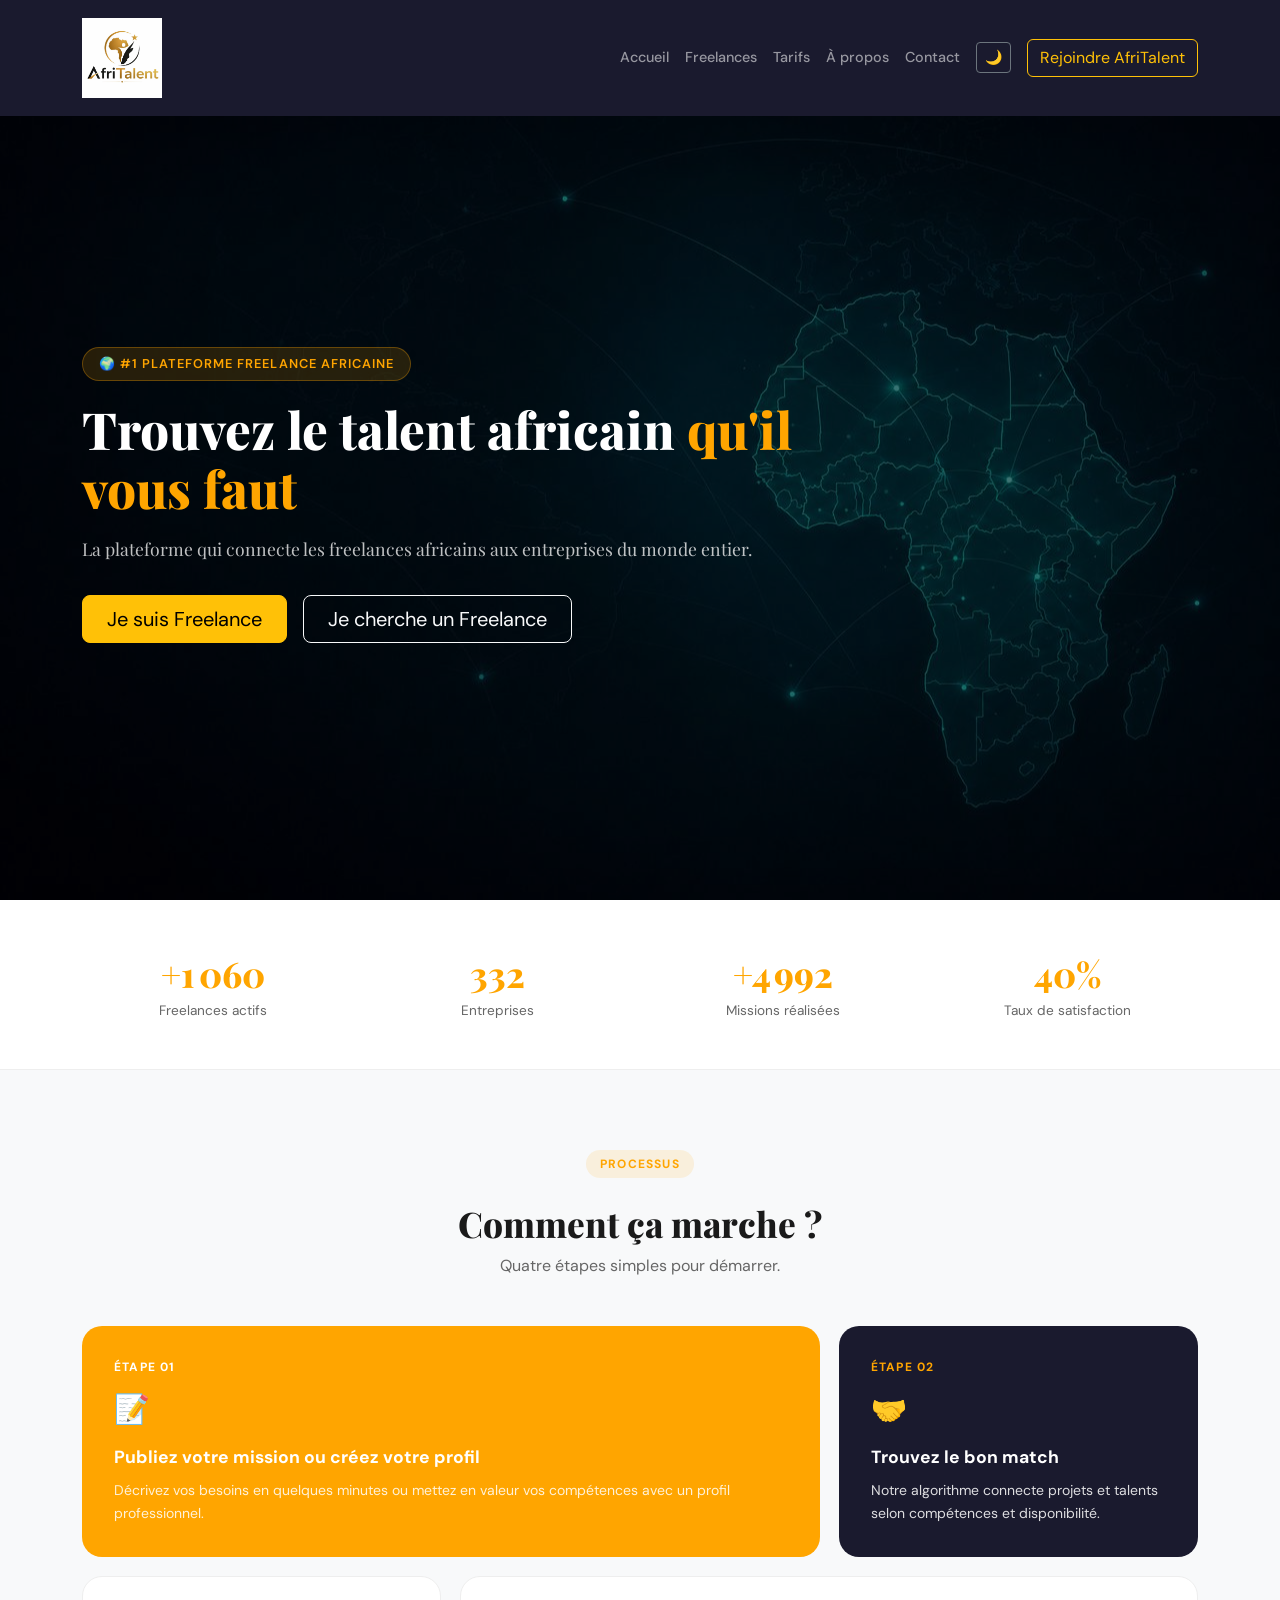
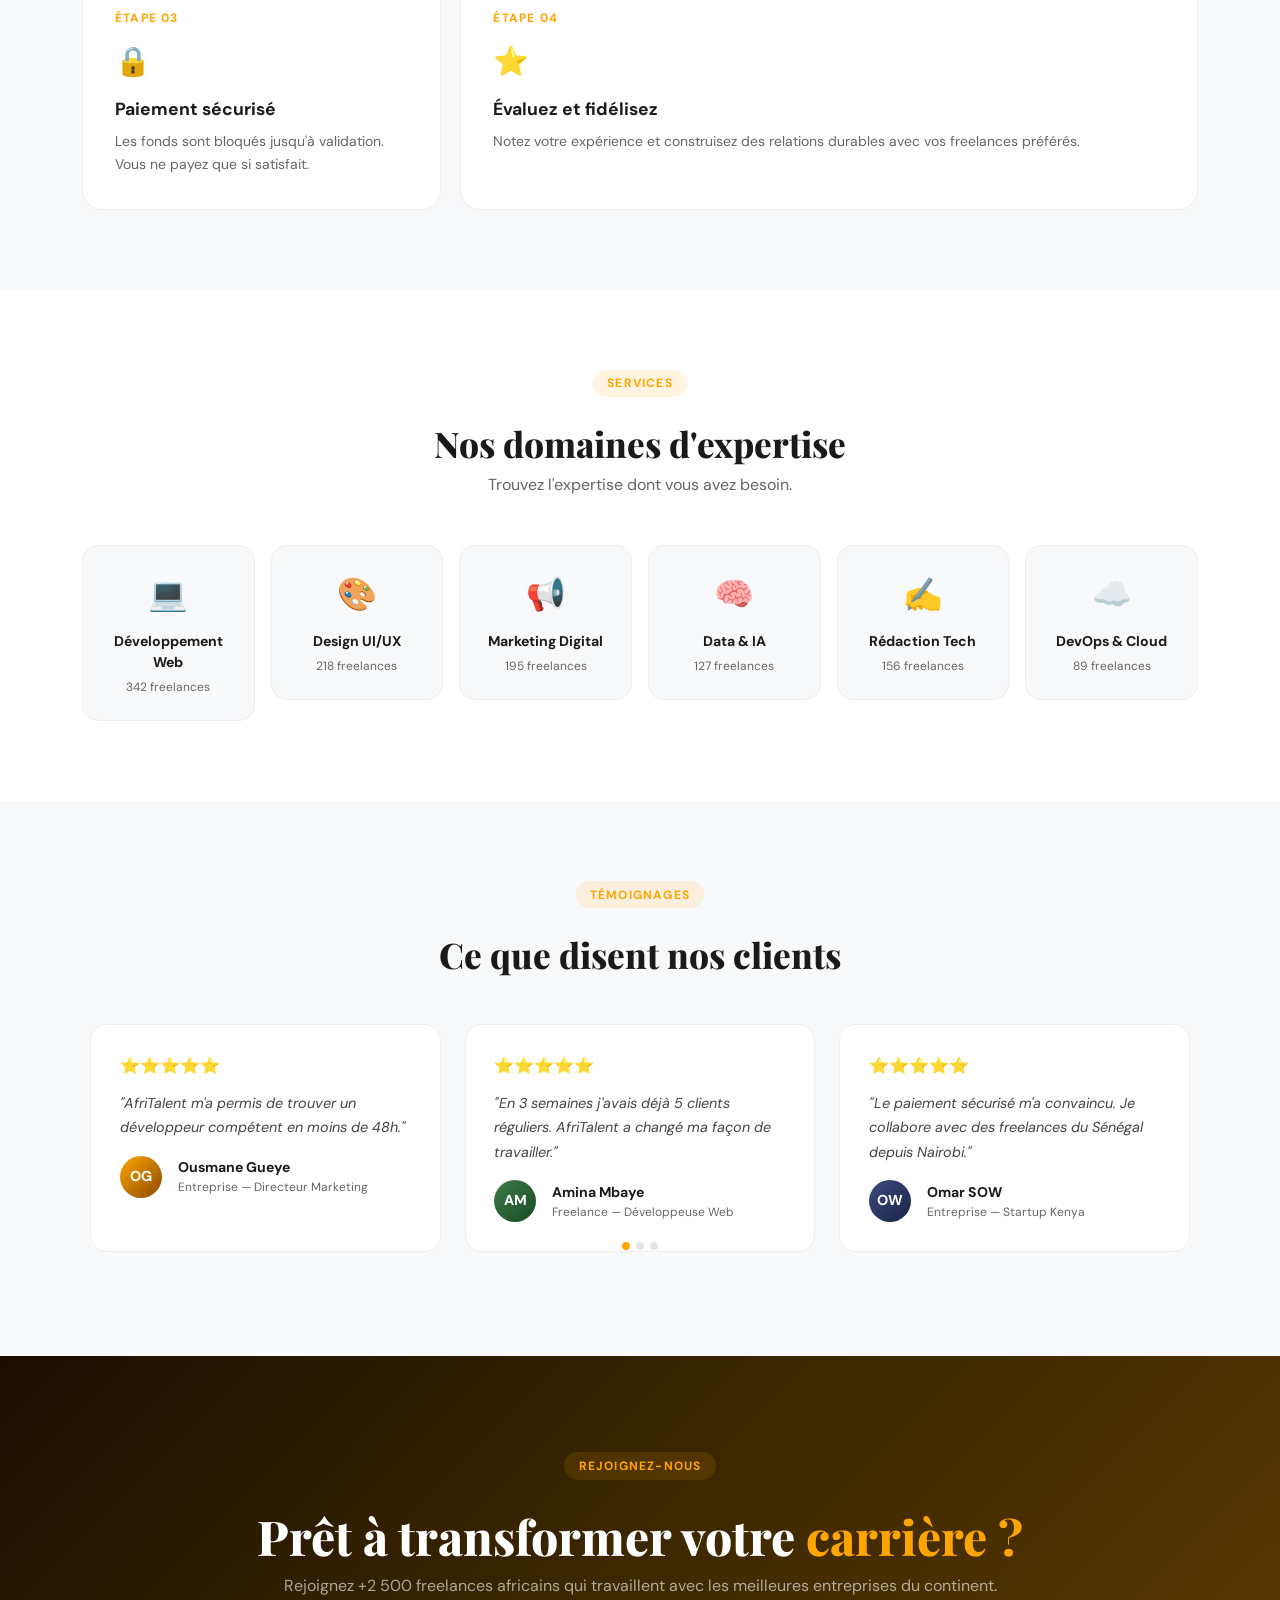
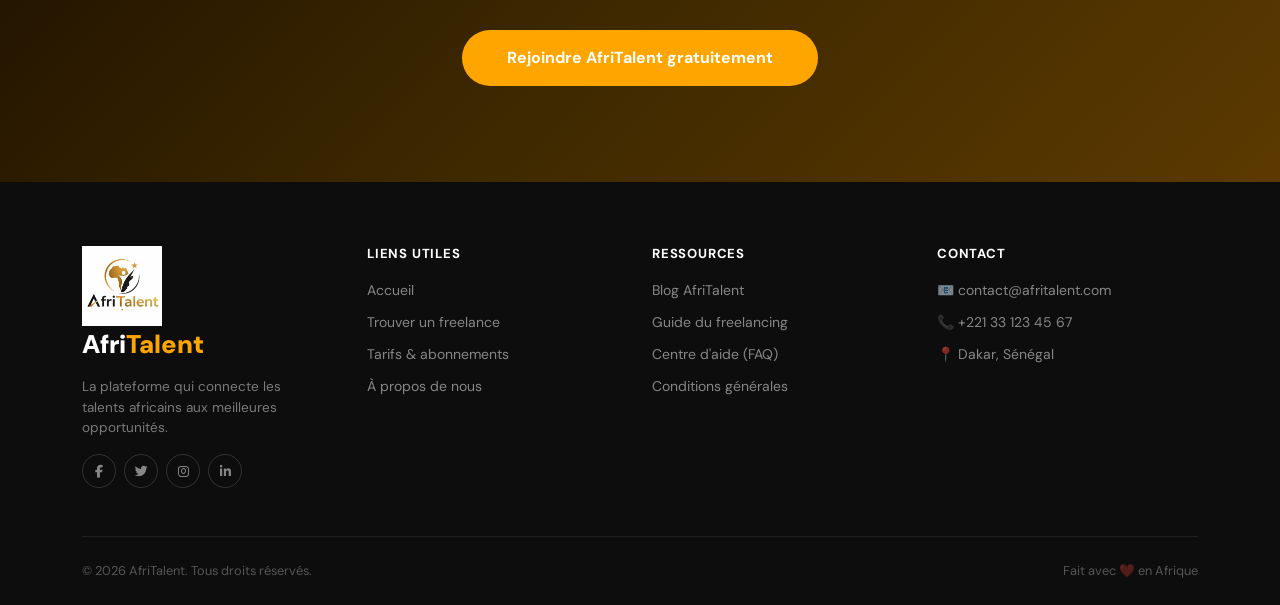
<file: index.html>
<!DOCTYPE html>
<html lang="fr">
<head>
    <meta charset="UTF-8">
    <meta name="viewport" content="width=device-width, initial-scale=1.0">
    <title>AfriTalent</title>
    <!-- Bootstrap -->
    <link href="https://cdn.jsdelivr.net/npm/bootstrap@5.3.8/dist/css/bootstrap.min.css" rel="stylesheet">
    <!-- Font Awesome -->
    <link href="https://cdnjs.cloudflare.com/ajax/libs/font-awesome/6.5.0/css/all.min.css" rel="stylesheet">
    <!-- Google Fonts -->
    <link rel="preconnect" href="https://fonts.googleapis.com">
    <link rel="preconnect" href="https://fonts.gstatic.com" crossorigin>
    <link href="https://fonts.googleapis.com/css2?family=DM+Sans:ital,opsz,wght@0,9..40,100..1000;1,9..40,100..1000&family=Playfair+Display:ital,wght@0,400..900;1,400..900&display=swap" rel="stylesheet">
    <!-- CSS perso -->
    <link rel="stylesheet" href="css/style.css">
</head>
<!-- Bouton retour en haut -->
<button id="btnTop" style="
    display:none;
    position:fixed;
    bottom:30px;
    right:30px;
    width:45px;
    height:45px;
    background:orange;
    color:white;
    border:none;
    border-radius:50%;
    font-size:1.2rem;
    cursor:pointer;
    z-index:999;
    align-items:center;
    justify-content:center;
    box-shadow:0 4px 15px rgba(255,165,0,0.4);">↑</button>
<body>

<!-- === NAVBAR === -->
<header>
    <nav class="navbar navbar-expand-lg navbar-dark bg-dark sticky-top" id="mainNav">
        <div class="container">
            <a class="navbar-brand" href="index.html">
                <img src="images/AfriTalent log .jpeg" alt="Logo AfriTalent" height="50">
            </a>
            <button class="navbar-toggler" type="button"
                data-bs-toggle="collapse"
                data-bs-target="#navMenu"
                aria-controls="navMenu"
                aria-expanded="false"
                aria-label="Toggle navigation">
                <span class="navbar-toggler-icon"></span>
            </button>
            <div class="collapse navbar-collapse" id="navMenu">
                <ul class="navbar-nav ms-auto align-items-center">
                    <li class="nav-item"><a class="nav-link" href="index.html">Accueil</a></li>
                    <li class="nav-item"><a class="nav-link" href="freelances.html">Freelances</a></li>
                    <li class="nav-item"><a class="nav-link" href="tarifs.html">Tarifs</a></li>
                    <li class="nav-item"><a class="nav-link" href="about.html">À propos</a></li>
                    <li class="nav-item"><a class="nav-link" href="contact.html">Contact</a></li>
                    <!-- Bouton dark mode -->
                    <li class="nav-item ms-2">
                        <button id="darkModeBtn" class="btn btn-outline-secondary btn-sm">🌙</button>
                    </li>
                    <li class="nav-item ms-3">
                        <a href="#" class="btn btn-outline-warning">Rejoindre AfriTalent</a>
                    </li>
                </ul>
            </div>
        </div>
    </nav>
</header>

<main>
    <!-- === HERO === -->
    <section id="hero">
        <div class="container">
            <div class="row align-items-center">
                <div class="col-lg-8 text-white">
                    <span class="hero-label">🌍 #1 Plateforme Freelance Africaine</span>
                    <h1>Trouvez le talent africain <span>qu'il vous faut</span></h1>
                    <h2>La plateforme qui connecte les freelances africains aux entreprises du monde entier.</h2>
                    <div class="d-flex flex-wrap gap-3">
                        <a href="freelances.html" class="btn btn-warning btn-lg px-4">Je suis Freelance</a>
                        <a href="freelances.html" class="btn btn-outline-light btn-lg px-4">Je cherche un Freelance</a>
                    </div>
                </div>
            </div>
        </div>
    </section>

    <!-- === STATISTIQUES === -->
    <section id="statistiques">
        <div class="container">
            <div class="row text-center g-4">
                <div class="col-6 col-md-3">
                    <div class="stat-number">+<span class="counter" data-target="2500">0</span></div>
                    <div class="stat-label">Freelances actifs</div>
                </div>
                <div class="col-6 col-md-3">
                    <div class="stat-number"><span class="counter" data-target="800">0</span></div>
                    <div class="stat-label">Entreprises</div>
                </div>
                <div class="col-6 col-md-3">
                    <div class="stat-number">+<span class="counter" data-target="12000">0</span></div>
                    <div class="stat-label">Missions réalisées</div>
                </div>
                <div class="col-6 col-md-3">
                    <div class="stat-number"><span class="counter" data-target="98">0</span>%</div>
                    <div class="stat-label">Taux de satisfaction</div>
                </div>
            </div>
        </div>
    </section>

    <!-- === COMMENT CA MARCHE === -->
    <section id="how">
        <div class="container">
            <div class="text-center mb-5">
                <span class="section-label">Processus</span>
                <h2 class="section-title">Comment ça marche ?</h2>
                <p class="section-sub">Quatre étapes simples pour démarrer.</p>
            </div>
            <div class="bento-grid">
                <div class="bento-card accent large">
                    <div class="bento-step">Étape 01</div>
                    <div class="bento-icon">📝</div>
                    <div class="bento-title">Publiez votre mission ou créez votre profil</div>
                    <div class="bento-desc">Décrivez vos besoins en quelques minutes ou mettez en valeur vos compétences avec un profil professionnel.</div>
                </div>
                <div class="bento-card dark">
                    <div class="bento-step">Étape 02</div>
                    <div class="bento-icon">🤝</div>
                    <div class="bento-title">Trouvez le bon match</div>
                    <div class="bento-desc">Notre algorithme connecte projets et talents selon compétences et disponibilité.</div>
                </div>
                <div class="bento-card light">
                    <div class="bento-step">Étape 03</div>
                    <div class="bento-icon">🔒</div>
                    <div class="bento-title">Paiement sécurisé</div>
                    <div class="bento-desc">Les fonds sont bloqués jusqu'à validation. Vous ne payez que si satisfait.</div>
                </div>
                <div class="bento-card light large">
                    <div class="bento-step">Étape 04</div>
                    <div class="bento-icon">⭐</div>
                    <div class="bento-title">Évaluez et fidélisez</div>
                    <div class="bento-desc">Notez votre expérience et construisez des relations durables avec vos freelances préférés.</div>
                </div>
            </div>
        </div>
    </section>

    <!-- === CATEGORIES === -->
    <section id="services">
        <div class="container">
            <div class="text-center mb-5">
                <span class="section-label">Services</span>
                <h2 class="section-title">Nos domaines d'expertise</h2>
                <p class="section-sub">Trouvez l'expertise dont vous avez besoin.</p>
            </div>
            <div class="row g-3">
                <div class="col-6 col-md-4 col-lg-2">
                    <div class="cat-card">
                        <div class="cat-icon">💻</div>
                        <div class="cat-title">Développement Web</div>
                        <div class="cat-count">342 freelances</div>
                    </div>
                </div>
                <div class="col-6 col-md-4 col-lg-2">
                    <div class="cat-card">
                        <div class="cat-icon">🎨</div>
                        <div class="cat-title">Design UI/UX</div>
                        <div class="cat-count">218 freelances</div>
                    </div>
                </div>
                <div class="col-6 col-md-4 col-lg-2">
                    <div class="cat-card">
                        <div class="cat-icon">📢</div>
                        <div class="cat-title">Marketing Digital</div>
                        <div class="cat-count">195 freelances</div>
                    </div>
                </div>
                <div class="col-6 col-md-4 col-lg-2">
                    <div class="cat-card">
                        <div class="cat-icon">🧠</div>
                        <div class="cat-title">Data & IA</div>
                        <div class="cat-count">127 freelances</div>
                    </div>
                </div>
                <div class="col-6 col-md-4 col-lg-2">
                    <div class="cat-card">
                        <div class="cat-icon">✍️</div>
                        <div class="cat-title">Rédaction Tech</div>
                        <div class="cat-count">156 freelances</div>
                    </div>
                </div>
                <div class="col-6 col-md-4 col-lg-2">
                    <div class="cat-card">
                        <div class="cat-icon">☁️</div>
                        <div class="cat-title">DevOps & Cloud</div>
                        <div class="cat-count">89 freelances</div>
                    </div>
                </div>
            </div>
        </div>
    </section>

    <!-- === TEMOIGNAGES === -->
    <section id="temoignages">
        <div class="container">
            <div class="text-center mb-5">
                <span class="section-label">Témoignages</span>
                <h2 class="section-title">Ce que disent nos clients</h2>
            </div>
            <div id="testiCarousel" class="carousel slide" data-bs-ride="carousel">
                <div class="carousel-indicators">
                    <button type="button" data-bs-target="#testiCarousel" data-bs-slide-to="0" class="active"></button>
                    <button type="button" data-bs-target="#testiCarousel" data-bs-slide-to="1"></button>
                    <button type="button" data-bs-target="#testiCarousel" data-bs-slide-to="2"></button>
                </div>
                <div class="carousel-inner pb-4">
                    <!-- Slide 1 -->
                    <div class="carousel-item active">
                        <div class="row g-4 px-2">
                            <div class="col-md-4">
                                <div class="testi-card">
                                    <div class="testi-stars">⭐⭐⭐⭐⭐</div>
                                    <p class="testi-quote">"AfriTalent m'a permis de trouver un développeur compétent en moins de 48h."</p>
                                    <div class="d-flex align-items-center gap-3 mt-3">
                                        <div class="testi-avatar" style="background:linear-gradient(135deg,orange,#8B4A00);">OG</div>
                                        <div>
                                            <div class="testi-name">Ousmane Gueye</div>
                                            <div class="testi-role">Entreprise — Directeur Marketing</div>
                                        </div>
                                    </div>
                                </div>
                            </div>
                            <div class="col-md-4">
                                <div class="testi-card">
                                    <div class="testi-stars">⭐⭐⭐⭐⭐</div>
                                    <p class="testi-quote">"En 3 semaines j'avais déjà 5 clients réguliers. AfriTalent a changé ma façon de travailler."</p>
                                    <div class="d-flex align-items-center gap-3 mt-3">
                                        <div class="testi-avatar" style="background:linear-gradient(135deg,#3D7D4A,#1A4A24);">AM</div>
                                        <div>
                                            <div class="testi-name">Amina Mbaye</div>
                                            <div class="testi-role">Freelance — Développeuse Web</div>
                                        </div>
                                    </div>
                                </div>
                            </div>
                            <div class="col-md-4">
                                <div class="testi-card">
                                    <div class="testi-stars">⭐⭐⭐⭐⭐</div>
                                    <p class="testi-quote">"Le paiement sécurisé m'a convaincu. Je collabore avec des freelances du Sénégal depuis Nairobi."</p>
                                    <div class="d-flex align-items-center gap-3 mt-3">
                                        <div class="testi-avatar" style="background:linear-gradient(135deg,#3D4A7D,#1A2447);">OW</div>
                                        <div>
                                            <div class="testi-name">Omar SOW</div>
                                            <div class="testi-role">Entreprise — Startup Kenya</div>
                                        </div>
                                    </div>
                                </div>
                            </div>
                        </div>
                    </div>
                    <!-- Slide 2 -->
                    <div class="carousel-item">
                        <div class="row g-4 px-2">
                            <div class="col-md-4">
                                <div class="testi-card">
                                    <div class="testi-stars">⭐⭐⭐⭐⭐</div>
                                    <p class="testi-quote">"Mes revenus ont triplé en 6 mois. J'ai pu quitter mon emploi salarié grâce à AfriTalent."</p>
                                    <div class="d-flex align-items-center gap-3 mt-3">
                                        <div class="testi-avatar" style="background:linear-gradient(135deg,#D44343,#8B1A1A);">FD</div>
                                        <div>
                                            <div class="testi-name">Fatou Diallo</div>
                                            <div class="testi-role">Freelance — Data Analyst</div>
                                        </div>
                                    </div>
                                </div>
                            </div>
                            <div class="col-md-4">
                                <div class="testi-card">
                                    <div class="testi-stars">⭐⭐⭐⭐</div>
                                    <p class="testi-quote">"La plateforme est intuitive, le support réactif. Nos projets sont toujours livrés dans les délais."</p>
                                    <div class="d-flex align-items-center gap-3 mt-3">
                                        <div class="testi-avatar" style="background:linear-gradient(135deg,#43B8D4,#1A6B8B);">MC</div>
                                        <div>
                                            <div class="testi-name">Mohamed Camara</div>
                                            <div class="testi-role">Entreprise — Mali Invest</div>
                                        </div>
                                    </div>
                                </div>
                            </div>
                            <div class="col-md-4">
                                <div class="testi-card">
                                    <div class="testi-stars">⭐⭐⭐⭐⭐</div>
                                    <p class="testi-quote">"AfriTalent est la preuve que l'Afrique déborde de talents. Fier d'y contribuer chaque jour."</p>
                                    <div class="d-flex align-items-center gap-3 mt-3">
                                        <div class="testi-avatar" style="background:linear-gradient(135deg,#A843D4,#5A1A8B);">ZA</div>
                                        <div>
                                            <div class="testi-name">Mouhamed THIANE</div>
                                            <div class="testi-role">Freelance — UX Designer</div>
                                        </div>
                                    </div>
                                </div>
                            </div>
                        </div>
                    </div>
                    <!-- Slide 3 -->
                    <div class="carousel-item">
                        <div class="row g-4 px-2">
                            <div class="col-md-4">
                                <div class="testi-card">
                                    <div class="testi-stars">⭐⭐⭐⭐⭐</div>
                                    <p class="testi-quote">"Nous avons trouvé un expert DevOps en 24h pour un projet critique. Qualité au rendez-vous."</p>
                                    <div class="d-flex align-items-center gap-3 mt-3">
                                        <div class="testi-avatar" style="background:linear-gradient(135deg,#D48743,#8B4A1A);">MD</div>
                                        <div>
                                            <div class="testi-name">Moustapha DIOP</div>
                                            <div class="testi-role">Entreprise — CTO FinTechCI</div>
                                        </div>
                                    </div>
                                </div>
                            </div>
                            <div class="col-md-4">
                                <div class="testi-card">
                                    <div class="testi-stars">⭐⭐⭐⭐</div>
                                    <p class="testi-quote">"Excellente expérience. Les profils sont bien vérifiés. Très bonne initiative panafricaine."</p>
                                    <div class="d-flex align-items-center gap-3 mt-3">
                                        <div class="testi-avatar" style="background:linear-gradient(135deg,#43D4A8,#1A8B62);">OT</div>
                                        <div>
                                            <div class="testi-name">Oumou THIANE</div>
                                            <div class="testi-role">Freelance — Rédactrice Tech</div>
                                        </div>
                                    </div>
                                </div>
                            </div>
                            <div class="col-md-4">
                                <div class="testi-card">
                                    <div class="testi-stars">⭐⭐⭐⭐⭐</div>
                                    <p class="testi-quote">"J'ai rejoint AfriTalent il y a 1 an. Aujourd'hui j'ai une équipe virtuelle et des projets passionnants."</p>
                                    <div class="d-flex align-items-center gap-3 mt-3">
                                        <div class="testi-avatar" style="background:linear-gradient(135deg,#D4C443,#8B7A1A);">DB</div>
                                        <div>
                                            <div class="testi-name">Diallo Boubacar</div>
                                            <div class="testi-role">Freelance — Growth Hacker</div>
                                        </div>
                                    </div>
                                </div>
                            </div>
                        </div>
                    </div>
                </div>
                <!-- Bouton Précédent-->
                <button class="carousel-control-prev" type="button" data-bs-target="#testiCarousel" data-bs-slide="prev">
                    <span class="carousel-control-prev-icon" aria-hidden="true"></span>
                    <span class="visually-hidden">Précédent</span>
                </button>
                <!-- Bouton Suivant-->
                <button class="carousel-control-next" type="button" data-bs-target="#testiCarousel" data-bs-slide="next">
                    <span class="carousel-control-next-icon" aria-hidden="true"></span>
                    <span class="visually-hidden">Suivant</span>
                </button>
            </div>
        </div>
    </section>

    <!-- === CTA === -->
    <section id="cta">
        <div class="container">
            <span class="section-label">Rejoignez-nous</span>
            <h2>Prêt à transformer votre <span>carrière ?</span></h2>
            <p>Rejoignez +2 500 freelances africains qui travaillent avec les meilleures entreprises du continent.</p>
            <a href="#" class="btn-cta">Rejoindre AfriTalent gratuitement</a>
        </div>
    </section>
</main>

<!-- === FOOTER === -->
<footer>
    <div class="container">
        <div class="row g-4">
            <div class="col-lg-3 col-md-6">
                <a class="navbar-brand" href="index.html">
                <img src="images/AfriTalent log .jpeg" alt="Logo AfriTalent" height="50">
                </a>
                <div class="footer-brand">Afri<span>Talent</span></div>
                <p class="footer-desc">La plateforme qui connecte les talents africains aux meilleures opportunités.</p>
            <div class="mt-3 d-flex gap-2">
              <a href="https://www.facebook.com/share/17ggmD27HW/?mibextid=wwXIfr"class="social-icon" target="_blank">
                <i class="fab fa-facebook-f"></i>
              </a>
              <a href="https://x.com/africalens?s=21"class="social-icon"target="_blank">
                <i class="fab fa-twitter"></i>
              </a>
              <a href="https://www.instagram.com/afritalents?igsh=ZDV4eW44YXp2NHZ6" class="social-icon" target="_blank">
                <i class="fab fa-instagram"></i>
              </a>
              <a href="https://www.linkedin.com/company/afritalents-nexus/" class="social-icon" target="_blank">
                <i class="fab fa-linkedin-in"></i>
              </a>
            </div>
            </div>
            <div class="col-lg-3 col-md-6">
                <h6 class="footer-title">Liens utiles</h6>
                <ul class="footer-links">
                    <li><a href="index.html">Accueil</a></li>
                    <li><a href="freelances.html">Trouver un freelance</a></li>
                    <li><a href="tarifs.html">Tarifs & abonnements</a></li>
                    <li><a href="about.html">À propos de nous</a></li>
                </ul>
            </div>
            <div class="col-lg-3 col-md-6">
                <h6 class="footer-title">Ressources</h6>
                <ul class="footer-links">
                    <li><a href="#">Blog AfriTalent</a></li>
                    <li><a href="#">Guide du freelancing</a></li>
                    <li><a href="#">Centre d'aide (FAQ)</a></li>
                    <li><a href="#">Conditions générales</a></li>
                </ul>
            </div>
            <div class="col-lg-3 col-md-6">
                <h6 class="footer-title">Contact</h6>
                <ul class="footer-links">
                    <li><a href="#">📧 contact@afritalent.com</a></li>
                    <li><a href="#">📞 +221 33 123 45 67</a></li>
                    <li><a href="#">📍 Dakar, Sénégal</a></li>
                </ul>
            </div>
        </div>
        <div class="footer-bottom">
            <span>© <span id="year"></span> AfriTalent. Tous droits réservés.</span>
            <span>Fait avec ❤️ en Afrique</span>
        </div>
    </div>
</footer>

<!-- Bootstrap JS -->
<script src="https://cdn.jsdelivr.net/npm/bootstrap@5.3.8/dist/js/bootstrap.bundle.min.js"></script>
<script src="js/main.js"></script>

<!-- Bouton retour en haut -->
<button id="btnTop" style="display:none;position:fixed;bottom:30px;right:30px;width:45px;height:45px;background:orange;color:white;border:none;border-radius:50%;font-size:1.2rem;cursor:pointer;z-index:999;align-items:center;justify-content:center;box-shadow:0 4px 15px rgba(255,165,0,0.4);">↑</button>
</body>
</html>
</file>
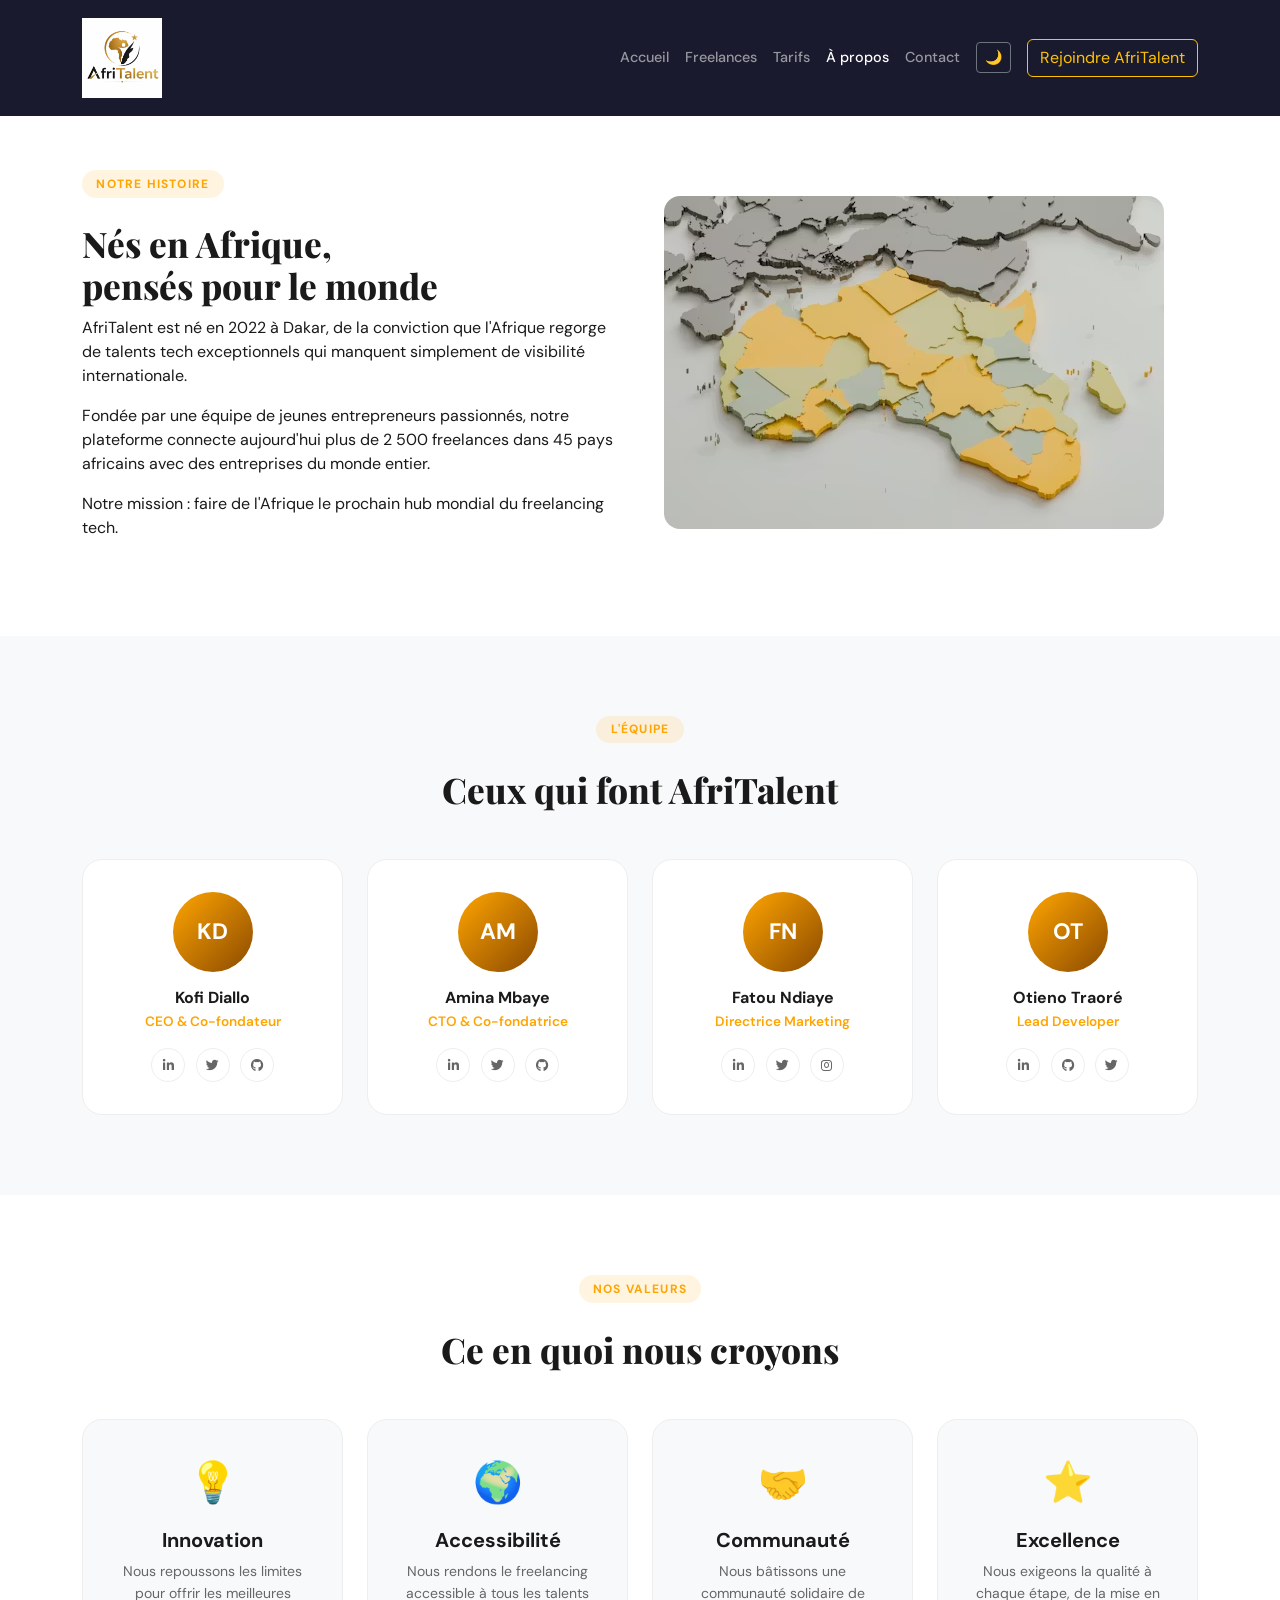
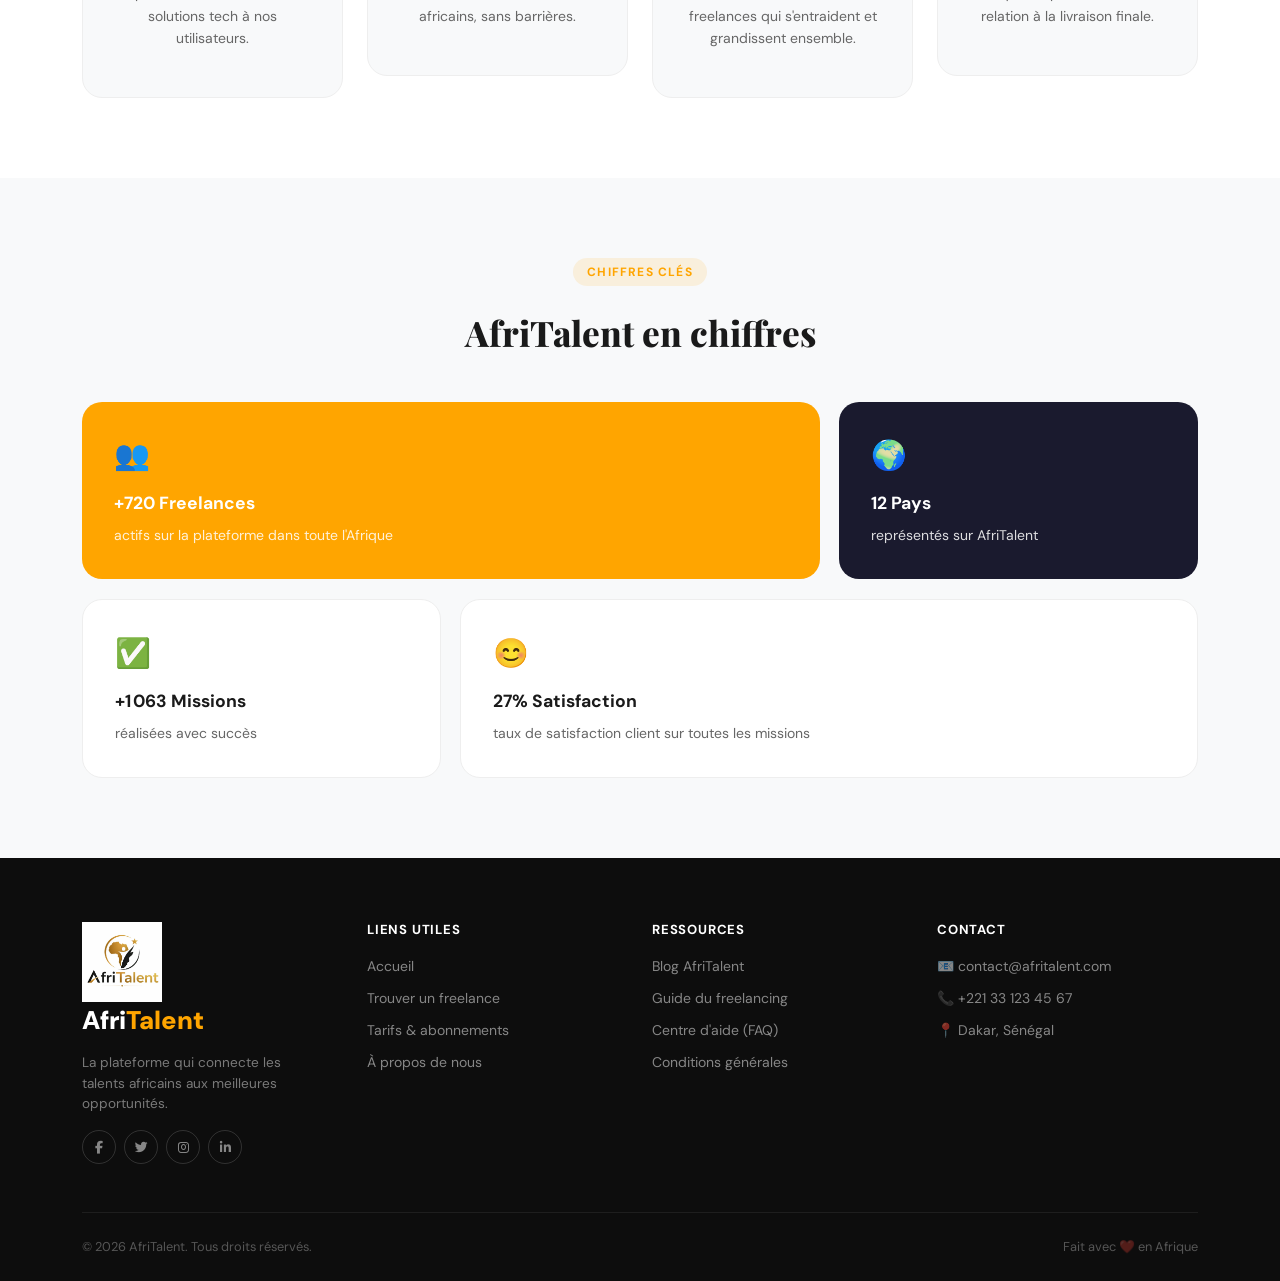
<file: about.html>
<!DOCTYPE html>
<html lang="fr">
<head>
    <meta charset="UTF-8">
    <meta name="viewport" content="width=device-width, initial-scale=1.0">
    <title>AfriTalent — À propos</title>
    <!-- Bootstrap -->
    <link href="https://cdn.jsdelivr.net/npm/bootstrap@5.3.8/dist/css/bootstrap.min.css" rel="stylesheet">
    <!-- Font Awesome -->
    <link href="https://cdnjs.cloudflare.com/ajax/libs/font-awesome/6.5.0/css/all.min.css" rel="stylesheet">
    <!-- Google Fonts -->
    <link rel="preconnect" href="https://fonts.googleapis.com">
    <link rel="preconnect" href="https://fonts.gstatic.com" crossorigin>
    <link href="https://fonts.googleapis.com/css2?family=DM+Sans:ital,opsz,wght@0,9..40,100..1000;1,9..40,100..1000&family=Playfair+Display:ital,wght@0,400..900;1,400..900&display=swap" rel="stylesheet">
    <link
      href="https://cdn.jsdelivr.net/npm/bootstrap@5.3.8/dist/css/bootstrap.min.css"
      rel="stylesheet"/>
    <!-- Font Awesome -->
    <link
      href="https://cdnjs.cloudflare.com/ajax/libs/font-awesome/6.5.0/css/all.min.css"
      rel="stylesheet"/>
    <!-- Google Fonts -->
    <link rel="preconnect" href="https://fonts.googleapis.com" />
    <link rel="preconnect" href="https://fonts.gstatic.com" crossorigin />
    <link
      href="https://fonts.googleapis.com/css2?family=DM+Sans:ital,opsz,wght@0,9..40,100..1000;1,9..40,100..1000&family=Playfair+Display:ital,wght@0,400..900;1,400..900&display=swap"
      rel="stylesheet"/>
    <link rel="stylesheet" href="css/style.css">
</head>
<!-- Bouton retour en haut -->
<button id="btnTop" style="
    display:none;
    position:fixed;
    bottom:30px;
    right:30px;
    width:45px;
    height:45px;
    background:orange;
    color:white;
    border:none;
    border-radius:50%;
    font-size:1.2rem;
    cursor:pointer;
    z-index:999;
    align-items:center;
    justify-content:center;
    box-shadow:0 4px 15px rgba(255,165,0,0.4);">↑</button>
<body>

<!-- === NAVBAR === -->
<header>
    <nav class="navbar navbar-expand-lg navbar-dark bg-dark sticky-top" id="mainNav">
        <div class="container">
            <a class="navbar-brand" href="index.html">
                <img src="images/AfriTalent log .jpeg" alt="Logo AfriTalent" height="50">
            </a>
            <button class="navbar-toggler" type="button"
                data-bs-toggle="collapse"
                data-bs-target="#navMenu"
                aria-controls="navMenu"
                aria-expanded="false"
                aria-label="Toggle navigation">
                <span class="navbar-toggler-icon"></span>
            </button>
            <div class="collapse navbar-collapse" id="navMenu">
                <ul class="navbar-nav ms-auto align-items-center">
                    <li class="nav-item"><a class="nav-link" href="index.html">Accueil</a></li>
                    <li class="nav-item"><a class="nav-link" href="freelances.html">Freelances</a></li>
                    <li class="nav-item"><a class="nav-link" href="tarifs.html">Tarifs</a></li>
                    <li class="nav-item"><a class="nav-link active" href="about.html">À propos</a></li>
                    <li class="nav-item"><a class="nav-link" href="contact.html">Contact</a></li>
                    <!-- Bouton dark mode -->
                    <li class="nav-item ms-2">
                        <button id="darkModeBtn" class="btn btn-outline-secondary btn-sm">🌙</button>
                    </li>
                    <li class="nav-item ms-3">
                        <a href="#" class="btn btn-outline-warning">Rejoindre AfriTalent</a>
                    </li>
                </ul>
            </div>
        </div>
    </nav>
</header>

<main>

    <!-- === NOTRE HISTOIRE === -->
    <section id="histoire">
        <div class="container">
            <div class="row align-items-center g-5">
                <!-- Texte gauche -->
                <div class="col-lg-6">
                    <span class="section-label">Notre Histoire</span>
                    <h2 class="section-title">Nés en Afrique,<br>pensés pour le monde</h2>
                    <p>AfriTalent est né en 2022 à Dakar, de la conviction que l'Afrique regorge de talents tech exceptionnels qui manquent simplement de visibilité internationale.</p>
                    <p>Fondée par une équipe de jeunes entrepreneurs passionnés, notre plateforme connecte aujourd'hui plus de 2 500 freelances dans 45 pays africains avec des entreprises du monde entier.</p>
                    <p>Notre mission : faire de l'Afrique le prochain hub mondial du freelancing tech.</p>
                </div>
                <!-- Image droite -->
                <div class="col-lg-6">
                    <img src="images/african.avif" alt="Histoire AfriTalent" class="img-fluid rounded-4">
                </div>
            </div>
        </div>
    </section>

    <!-- === EQUIPE === -->
    <section id="equipe">
        <div class="container">
            <div class="text-center mb-5">
                <span class="section-label">L'équipe</span>
                <h2 class="section-title">Ceux qui font AfriTalent</h2>
            </div>
            <div class="row g-4">

                <!-- Membre 1 -->
                <div class="col-12 col-md-6 col-lg-3">
                    <div class="membre-card">
                        <div class="membre-avatar">KD</div>
                        <h5 class="membre-nom">Kofi Diallo</h5>
                        <p class="membre-poste">CEO & Co-fondateur</p>
                        <div class="membre-socials">
                            <a href="#"><i class="fab fa-linkedin-in"></i></a>
                            <a href="#"><i class="fab fa-twitter"></i></a>
                            <a href="#"><i class="fab fa-github"></i></a>
                        </div>
                    </div>
                </div>

                <!-- Membre 2 -->
                <div class="col-12 col-md-6 col-lg-3">
                    <div class="membre-card">
                        <div class="membre-avatar">AM</div>
                        <h5 class="membre-nom">Amina Mbaye</h5>
                        <p class="membre-poste">CTO & Co-fondatrice</p>
                        <div class="membre-socials">
                            <a href="#"><i class="fab fa-linkedin-in"></i></a>
                            <a href="#"><i class="fab fa-twitter"></i></a>
                            <a href="#"><i class="fab fa-github"></i></a>
                        </div>
                    </div>
                </div>

                <!-- Membre 3 -->
                <div class="col-12 col-md-6 col-lg-3">
                    <div class="membre-card">
                        <div class="membre-avatar">FN</div>
                        <h5 class="membre-nom">Fatou Ndiaye</h5>
                        <p class="membre-poste">Directrice Marketing</p>
                        <div class="membre-socials">
                            <a href="#"><i class="fab fa-linkedin-in"></i></a>
                            <a href="#"><i class="fab fa-twitter"></i></a>
                            <a href="#"><i class="fab fa-instagram"></i></a>
                        </div>
                    </div>
                </div>

                <!-- Membre 4 -->
                <div class="col-12 col-md-6 col-lg-3">
                    <div class="membre-card">
                        <div class="membre-avatar">OT</div>
                        <h5 class="membre-nom">Otieno Traoré</h5>
                        <p class="membre-poste">Lead Developer</p>
                        <div class="membre-socials">
                            <a href="#"><i class="fab fa-linkedin-in"></i></a>
                            <a href="#"><i class="fab fa-github"></i></a>
                            <a href="#"><i class="fab fa-twitter"></i></a>
                        </div>
                    </div>
                </div>

            </div>
        </div>
    </section>

    <!-- === NOS VALEURS === -->
    <section id="valeurs">
        <div class="container">
            <div class="text-center mb-5">
                <span class="section-label">Nos Valeurs</span>
                <h2 class="section-title">Ce en quoi nous croyons</h2>
            </div>
            <div class="row g-4">

                <div class="col-12 col-md-6 col-lg-3">
                    <div class="valeur-card">
                        <div class="valeur-icon">💡</div>
                        <h5 class="valeur-titre">Innovation</h5>
                        <p class="valeur-desc">Nous repoussons les limites pour offrir les meilleures solutions tech à nos utilisateurs.</p>
                    </div>
                </div>

                <div class="col-12 col-md-6 col-lg-3">
                    <div class="valeur-card">
                        <div class="valeur-icon">🌍</div>
                        <h5 class="valeur-titre">Accessibilité</h5>
                        <p class="valeur-desc">Nous rendons le freelancing accessible à tous les talents africains, sans barrières.</p>
                    </div>
                </div>

                <div class="col-12 col-md-6 col-lg-3">
                    <div class="valeur-card">
                        <div class="valeur-icon">🤝</div>
                        <h5 class="valeur-titre">Communauté</h5>
                        <p class="valeur-desc">Nous bâtissons une communauté solidaire de freelances qui s'entraident et grandissent ensemble.</p>
                    </div>
                </div>

                <div class="col-12 col-md-6 col-lg-3">
                    <div class="valeur-card">
                        <div class="valeur-icon">⭐</div>
                        <h5 class="valeur-titre">Excellence</h5>
                        <p class="valeur-desc">Nous exigeons la qualité à chaque étape, de la mise en relation à la livraison finale.</p>
                    </div>
                </div>

            </div>
        </div>
    </section>

    <!-- === CHIFFRES CLES === -->
    <section id="chiffres">
        <div class="container">
            <div class="text-center mb-5">
                <span class="section-label">Chiffres clés</span>
                <h2 class="section-title">AfriTalent en chiffres</h2>
            </div>
            <div class="bento-grid">

                <div class="bento-card accent large">
                    <div class="bento-icon">👥</div>
                    <div class="bento-title">+<span class="counter" data-target="2500">0</span> Freelances</div>
                    <div class="bento-desc">actifs sur la plateforme dans toute l'Afrique</div>
                </div>

                <div class="bento-card dark">
                    <div class="bento-icon">🌍</div>
                    <div class="bento-title"><span class="counter" data-target="45">0</span> Pays</div>
                    <div class="bento-desc">représentés sur AfriTalent</div>
                </div>

                <div class="bento-card light">
                    <div class="bento-icon">✅</div>
                    <div class="bento-title">+<span class="counter" data-target="3800">0</span> Missions</div>
                    <div class="bento-desc">réalisées avec succès</div>
                </div>

                <div class="bento-card light large">
                    <div class="bento-icon">😊</div>
                    <div class="bento-title"><span class="counter" data-target="98">0</span>% Satisfaction</div>
                    <div class="bento-desc">taux de satisfaction client sur toutes les missions</div>
                </div>

            </div>
        </div>
    </section>

</main>

<!-- === FOOTER === -->
<footer>
    <div class="container">
        <div class="row g-4">
            <!-- Col 1 -->
            <div class="col-lg-3 col-md-6">
                <a class="navbar-brand" href="index.html">
                    <img src="images/AfriTalent log .jpeg" alt="Logo AfriTalent" height="50">
                </a>
                <div class="footer-brand">Afri<span>Talent</span></div>
                <p class="footer-desc">La plateforme qui connecte les talents africains aux meilleures opportunités.</p>
                 <div class="mt-3 d-flex gap-2">
                    <a href="https://www.facebook.com/share/17ggmD27HW/?mibextid=wwXIfr" 
                    class="social-icon" target="_blank">
                        <i class="fab fa-facebook-f"></i>
                    </a>
                    <a href="https://x.com/africalens?s=21" 
                    class="social-icon" target="_blank">
                        <i class="fab fa-twitter"></i>
                    </a>
                    <a href="https://www.instagram.com/afritalents?igsh=ZDV4eW44YXp2NHZ6" 
                    class="social-icon" target="_blank">
                        <i class="fab fa-instagram"></i>
                    </a>
                    <a href="https://www.linkedin.com/company/afritalents-nexus/" 
                    class="social-icon" target="_blank">
                        <i class="fab fa-linkedin-in"></i>
                    </a>
                </div>
            </div>
            <!-- Col 2 -->
            <div class="col-lg-3 col-md-6">
                <h6 class="footer-title">Liens utiles</h6>
                <ul class="footer-links">
                    <li><a href="index.html">Accueil</a></li>
                    <li><a href="freelances.html">Trouver un freelance</a></li>
                    <li><a href="tarifs.html">Tarifs & abonnements</a></li>
                    <li><a href="about.html">À propos de nous</a></li>
                </ul>
            </div>
            <!-- Col 3 -->
            <div class="col-lg-3 col-md-6">
                <h6 class="footer-title">Ressources</h6>
                <ul class="footer-links">
                    <li><a href="#">Blog AfriTalent</a></li>
                    <li><a href="#">Guide du freelancing</a></li>
                    <li><a href="#">Centre d'aide (FAQ)</a></li>
                    <li><a href="#">Conditions générales</a></li>
                </ul>
            </div>
            <!-- Col 4 -->
            <div class="col-lg-3 col-md-6">
                <h6 class="footer-title">Contact</h6>
                <ul class="footer-links">
                    <li><a href="#">📧 contact@afritalent.com</a></li>
                    <li><a href="#">📞 +221 33 123 45 67</a></li>
                    <li><a href="#">📍 Dakar, Sénégal</a></li>
                </ul>
            </div>
        </div>
        <div class="footer-bottom">
            <span>© <span id="year"></span> AfriTalent. Tous droits réservés.</span>
            <span>Fait avec ❤️ en Afrique</span>
        </div>
    </div>
</footer>

<!-- Bootstrap JS -->
<script src="https://cdn.jsdelivr.net/npm/bootstrap@5.3.8/dist/js/bootstrap.bundle.min.js"></script>
<script src="js/main.js"></script>
</body>
</html>
</file>
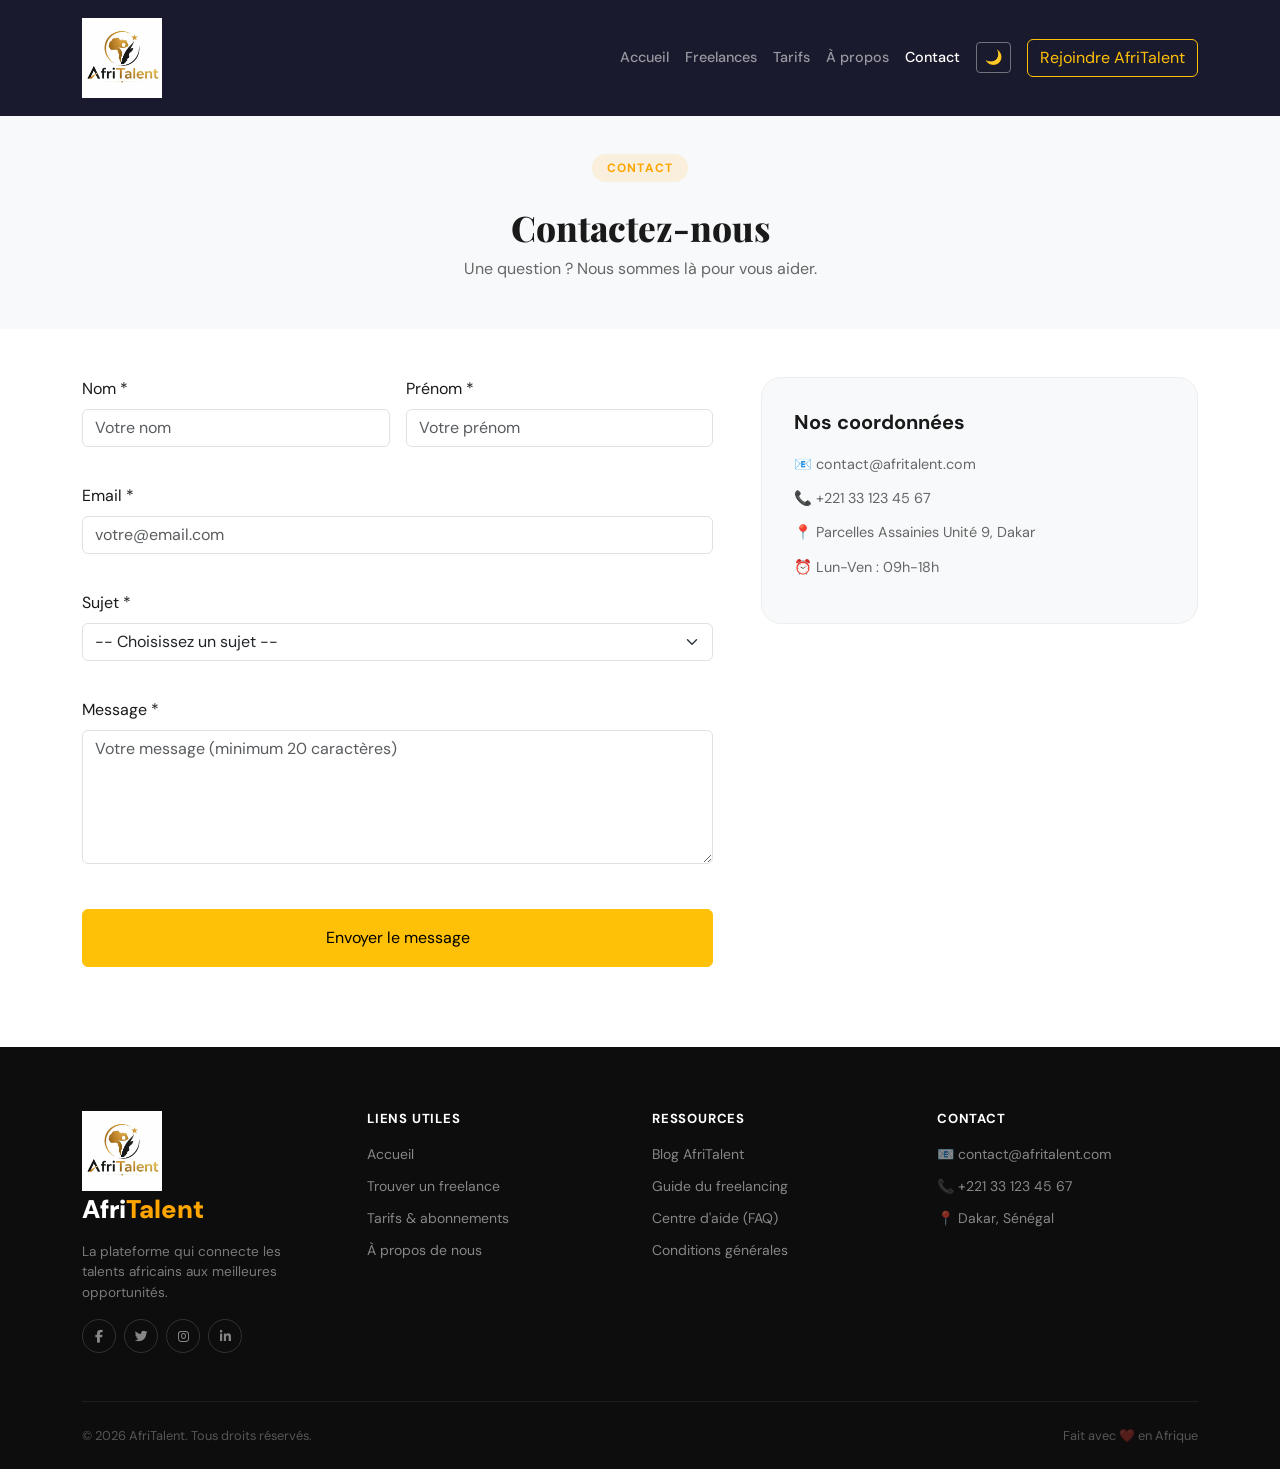
<file: contact.html>
<!DOCTYPE html>
<html lang="fr">
<head>
    <meta charset="UTF-8">
    <meta name="viewport" content="width=device-width, initial-scale=1.0">
    <title>AfriTalent — Contact</title>
    <!-- Bootstrap -->
    <link href="https://cdn.jsdelivr.net/npm/bootstrap@5.3.8/dist/css/bootstrap.min.css" rel="stylesheet">
    <!-- Font Awesome -->
    <link href="https://cdnjs.cloudflare.com/ajax/libs/font-awesome/6.5.0/css/all.min.css" rel="stylesheet">
    <!-- Google Fonts -->
    <link rel="preconnect" href="https://fonts.googleapis.com">
    <link rel="preconnect" href="https://fonts.gstatic.com" crossorigin>
    <link href="https://fonts.googleapis.com/css2?family=DM+Sans:ital,opsz,wght@0,9..40,100..1000;1,9..40,100..1000&family=Playfair+Display:ital,wght@0,400..900;1,400..900&display=swap" rel="stylesheet">
    <!-- CSS perso -->
    <link rel="stylesheet" href="css/style.css">
</head>
<!-- Bouton retour en haut -->
<button id="btnTop" style="
    display:none;
    position:fixed;
    bottom:30px;
    right:30px;
    width:45px;
    height:45px;
    background:orange;
    color:white;
    border:none;
    border-radius:50%;
    font-size:1.2rem;
    cursor:pointer;
    z-index:999;
    align-items:center;
    justify-content:center;
    box-shadow:0 4px 15px rgba(255,165,0,0.4);">↑</button>
<body>

<!-- === NAVBAR === -->
<header>
    <nav class="navbar navbar-expand-lg navbar-dark bg-dark sticky-top" id="mainNav">
        <div class="container">
            <a class="navbar-brand" href="index.html">
                <img src="images/AfriTalent log .jpeg" alt="Logo AfriTalent" height="50">
            </a>
            <button class="navbar-toggler" type="button"
                data-bs-toggle="collapse"
                data-bs-target="#navMenu"
                aria-controls="navMenu"
                aria-expanded="false"
                aria-label="Toggle navigation">
                <span class="navbar-toggler-icon"></span>
            </button>
            <div class="collapse navbar-collapse" id="navMenu">
                <ul class="navbar-nav ms-auto align-items-center">
                    <li class="nav-item"><a class="nav-link" href="index.html">Accueil</a></li>
                    <li class="nav-item"><a class="nav-link" href="freelances.html">Freelances</a></li>
                    <li class="nav-item"><a class="nav-link" href="tarifs.html">Tarifs</a></li>
                    <li class="nav-item"><a class="nav-link" href="about.html">À propos</a></li>
                    <li class="nav-item"><a class="nav-link active" href="contact.html">Contact</a></li>
                    <!-- Bouton dark mode -->
                    <li class="nav-item ms-2">
                        <button id="darkModeBtn" class="btn btn-outline-secondary btn-sm">🌙</button>
                    </li>
                    <li class="nav-item ms-3">
                        <a href="#" class="btn btn-outline-warning">Rejoindre AfriTalent</a>
                    </li>
                </ul>
            </div>
        </div>
    </nav>
</header>

<main>

    <!-- === TITRE === -->
    <section id="contact-hero">
        <div class="container text-center">
            <span class="section-label">Contact</span>
            <h2 class="section-title">Contactez-nous</h2>
            <p class="section-sub">Une question ? Nous sommes là pour vous aider.</p>
        </div>
    </section>

    <!-- === FORMULAIRE + INFOS === -->
    <section id="contact-form">
        <div class="container">
            <div class="row g-5">

                <!-- Formulaire gauche -->
                <div class="col-lg-7">
                    <form id="formulaire-contact" novalidate>

                        <div class="row g-3">
                            <div class="col-md-6">
                                <label for="nom" class="form-label">Nom *</label>
                                <input type="text" id="nom" class="form-control" placeholder="Votre nom">
                                <div class="msg-erreur" id="erreur-nom"></div>
                            </div>
                            <div class="col-md-6">
                                <label for="prenom" class="form-label">Prénom *</label>
                                <input type="text" id="prenom" class="form-control" placeholder="Votre prénom">
                                <div class="msg-erreur" id="erreur-prenom"></div>
                            </div>
                        </div>

                        <div class="mt-3">
                            <label for="email" class="form-label">Email *</label>
                            <input type="email" id="email" class="form-control" placeholder="votre@email.com">
                            <div class="msg-erreur" id="erreur-email"></div>
                        </div>

                        <div class="mt-3">
                            <label for="sujet" class="form-label">Sujet *</label>
                            <select id="sujet" class="form-select">
                                <option value="">-- Choisissez un sujet --</option>
                                <option value="info">Demande d'information</option>
                                <option value="support">Support technique</option>
                                <option value="partenariat">Partenariat</option>
                                <option value="autre">Autre</option>
                            </select>
                            <div class="msg-erreur" id="erreur-sujet"></div>
                        </div>

                        <div class="mt-3">
                            <label for="message" class="form-label">Message *</label>
                            <textarea id="message" class="form-control" rows="5" placeholder="Votre message (minimum 20 caractères)"></textarea>
                            <div class="msg-erreur" id="erreur-message"></div>
                        </div>

                        <button type="submit" class="btn btn-warning w-100 mt-4 py-3">
                            Envoyer le message
                        </button>

                        <!-- Message succès -->
                        <div id="msg-succes" style="display:none;">
                            ✅ Message envoyé avec succès ! Nous vous répondrons sous 24h.
                        </div>

                    </form>
                </div>

                <!-- Infos droite -->
                <div class="col-lg-5">
                    <div class="contact-infos">
                        <h5>Nos coordonnées</h5>
                        <p>📧 contact@afritalent.com</p>
                        <p>📞 +221 33 123 45 67</p>
                        <p>📍 Parcelles Assainies Unité 9, Dakar</p>
                        <p>⏰ Lun-Ven : 09h-18h</p>
                    </div>

                    <!-- Google Maps -->
                    <div class="mt-4">
                        <iframe
                            src="https://www.google.com/maps/embed?pb=!1m18!1m12!1m3!1d3858.8!2d-17.4441!3d14.7745!2m3!1f0!2f0!3f0!3m2!1i1024!2i768!4f13.1!3m3!1m2!1s0xec10d4a!2sParcelles%20Assainies%20Unit%C3%A9%209%2C%20Dakar!5e0!3m2!1sfr!2ssn"
                            width="100%"
                            height="300"
                            style="border:0; border-radius:12px;"
                            allowfullscreen=""
                            loading="lazy"
                            title="Localisation AfriTalent">
                        </iframe>
                    </div>
                </div>

            </div>
        </div>
    </section>

</main>

<!-- === FOOTER === -->
<footer>
    <div class="container">
        <div class="row g-4">
            <div class="col-lg-3 col-md-6">
                <a class="navbar-brand" href="index.html">
                    <img src="images/AfriTalent log .jpeg" alt="Logo AfriTalent" height="50">
                </a>
                <div class="footer-brand">Afri<span>Talent</span></div>
                <p class="footer-desc">La plateforme qui connecte les talents africains aux meilleures opportunités.</p>
                <div class="mt-3 d-flex gap-2">
                    <a href="https://www.facebook.com/share/17ggmD27HW/?mibextid=wwXIfr" 
                    class="social-icon" target="_blank">
                        <i class="fab fa-facebook-f"></i>
                    </a>
                    <a href="https://x.com/africalens?s=21" 
                    class="social-icon" target="_blank">
                        <i class="fab fa-twitter"></i>
                    </a>
                    <a href="https://www.instagram.com/afritalents?igsh=ZDV4eW44YXp2NHZ6" 
                    class="social-icon" target="_blank">
                        <i class="fab fa-instagram"></i>
                    </a>
                    <a href="https://www.linkedin.com/company/afritalents-nexus/" 
                    class="social-icon" target="_blank">
                        <i class="fab fa-linkedin-in"></i>
                    </a>
                </div>
            </div>
            <div class="col-lg-3 col-md-6">
                <h6 class="footer-title">Liens utiles</h6>
                <ul class="footer-links">
                    <li><a href="index.html">Accueil</a></li>
                    <li><a href="freelances.html">Trouver un freelance</a></li>
                    <li><a href="tarifs.html">Tarifs & abonnements</a></li>
                    <li><a href="about.html">À propos de nous</a></li>
                </ul>
            </div>
            <div class="col-lg-3 col-md-6">
                <h6 class="footer-title">Ressources</h6>
                <ul class="footer-links">
                    <li><a href="#">Blog AfriTalent</a></li>
                    <li><a href="#">Guide du freelancing</a></li>
                    <li><a href="#">Centre d'aide (FAQ)</a></li>
                    <li><a href="#">Conditions générales</a></li>
                </ul>
            </div>
            <div class="col-lg-3 col-md-6">
                <h6 class="footer-title">Contact</h6>
                <ul class="footer-links">
                    <li><a href="#">📧 contact@afritalent.com</a></li>
                    <li><a href="#">📞 +221 33 123 45 67</a></li>
                    <li><a href="#">📍 Dakar, Sénégal</a></li>
                </ul>
            </div>
        </div>
        <div class="footer-bottom">
            <span>© <span id="year"></span> AfriTalent. Tous droits réservés.</span>
            <span>Fait avec ❤️ en Afrique</span>
        </div>
    </div>
</footer>

<!-- Bootstrap JS -->
<script src="https://cdn.jsdelivr.net/npm/bootstrap@5.3.8/dist/js/bootstrap.bundle.min.js"></script>
<script src="js/main.js"></script>

<!-- Bouton retour en haut -->
<button id="btnTop" style="display:none;position:fixed;bottom:30px;right:30px;width:45px;height:45px;background:orange;color:white;border:none;border-radius:50%;font-size:1.2rem;cursor:pointer;z-index:999;align-items:center;justify-content:center;box-shadow:0 4px 15px rgba(255,165,0,0.4);">↑</button>

</body>
</html>
</file>
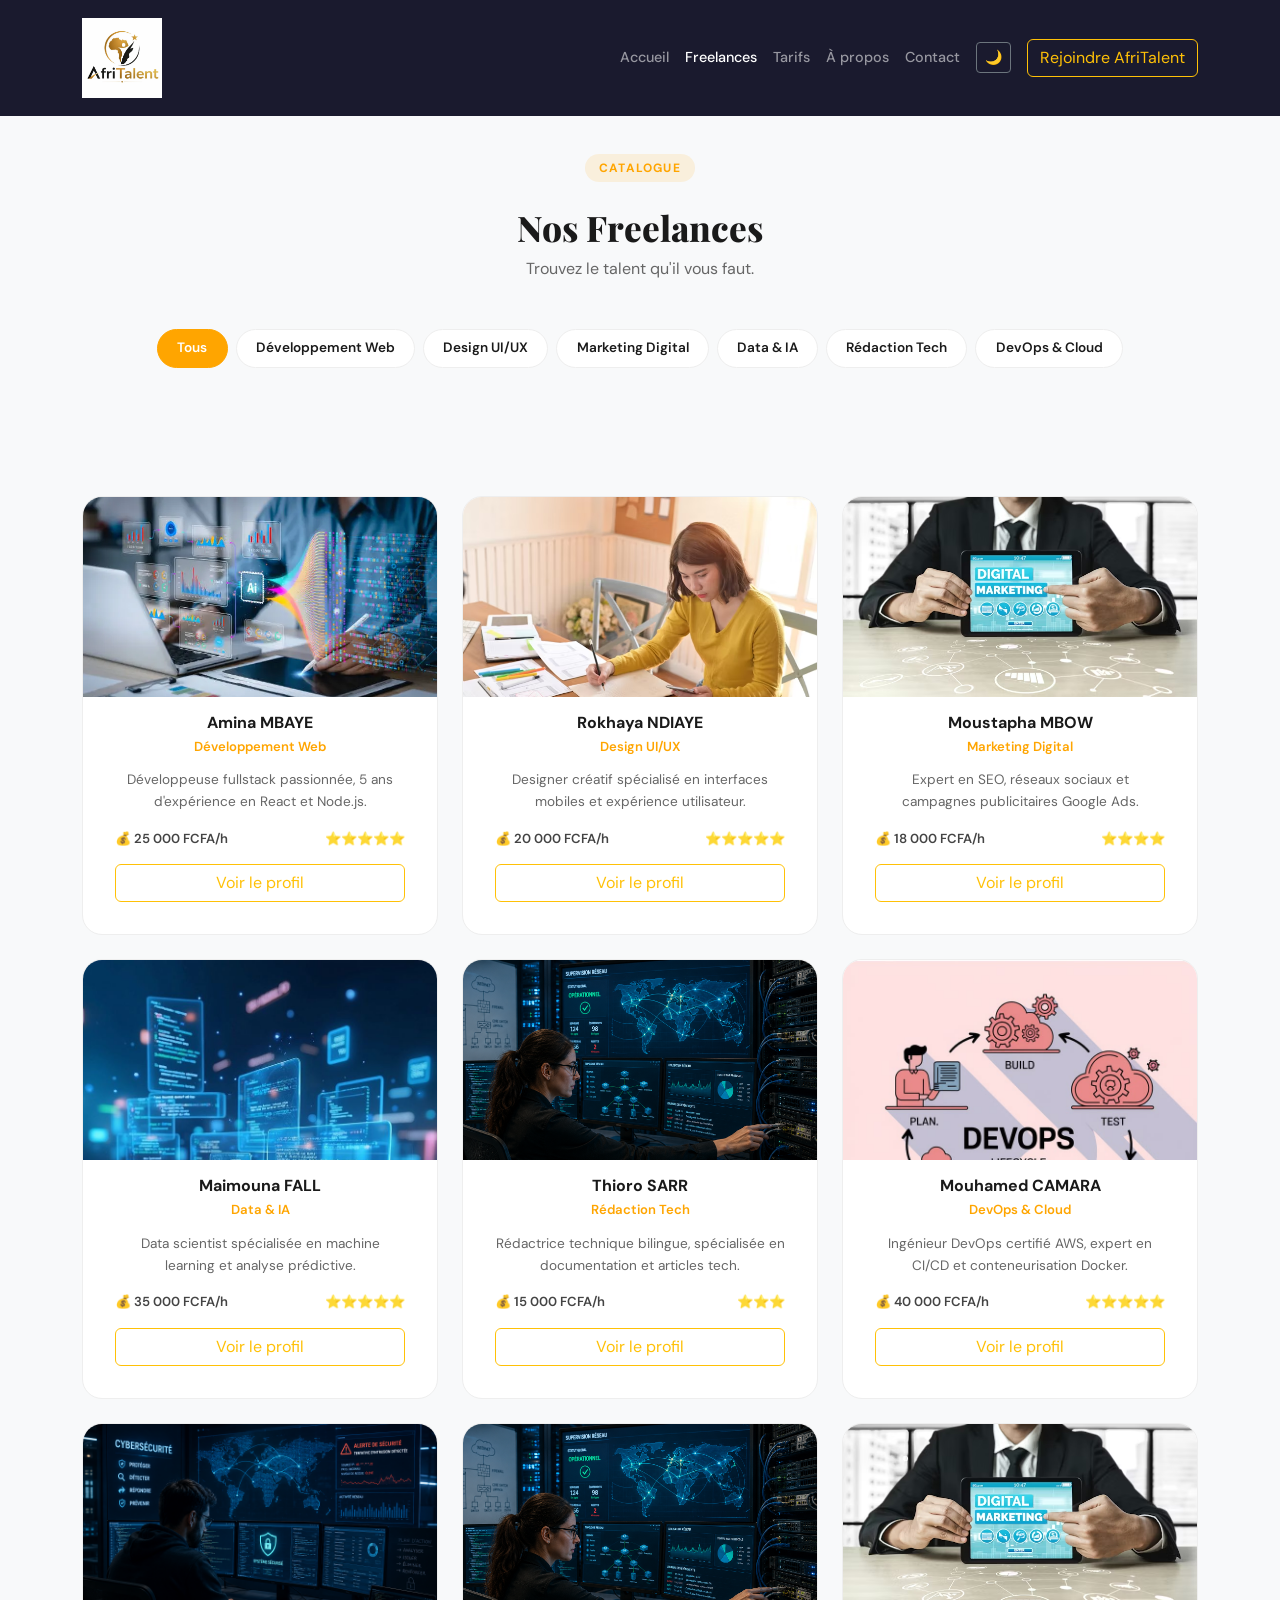
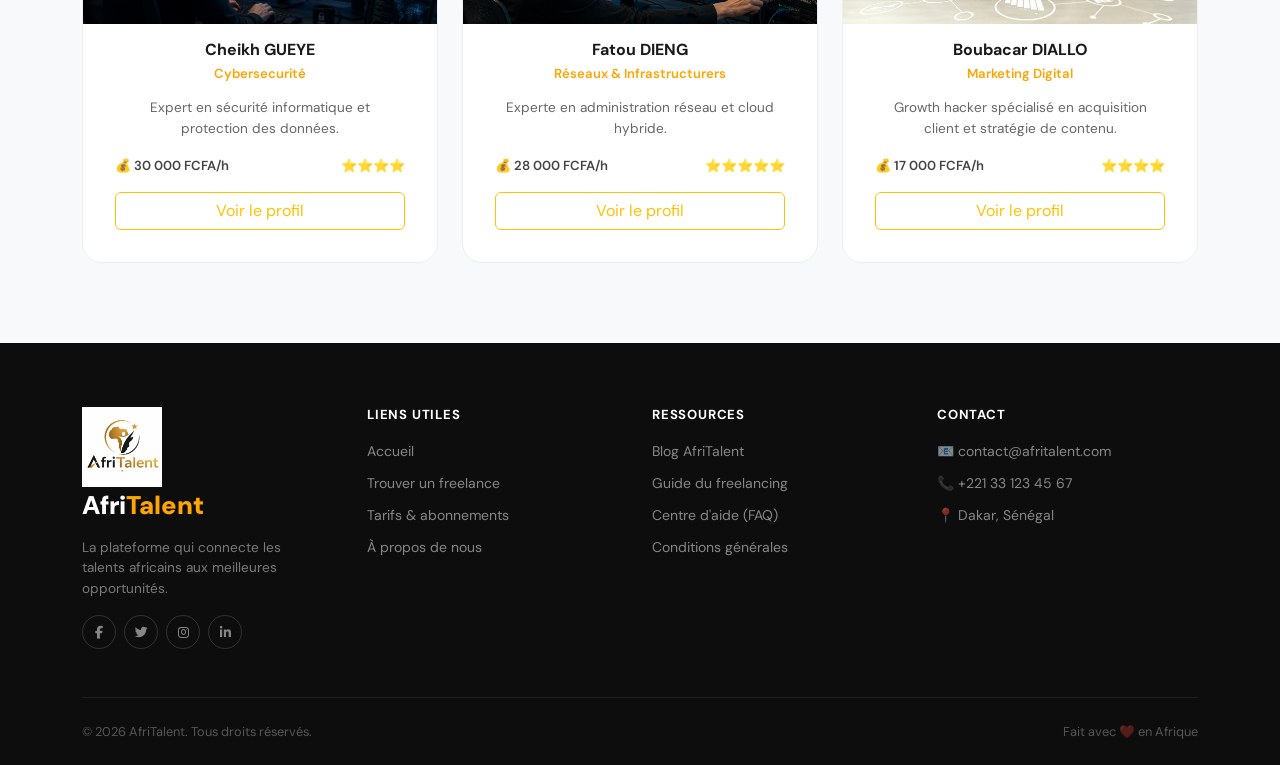
<file: freelances.html>
<!doctype html>
<html lang="fr">
  <head>
    <meta charset="UTF-8" />
    <meta name="viewport" content="width=device-width, initial-scale=1.0" />
    <title>AfriTalent — Freelances</title>
    <!-- Bootstrap -->
    <link
      href="https://cdn.jsdelivr.net/npm/bootstrap@5.3.8/dist/css/bootstrap.min.css"
      rel="stylesheet"/>
    <!-- Font Awesome -->
    <link
      href="https://cdnjs.cloudflare.com/ajax/libs/font-awesome/6.5.0/css/all.min.css"
      rel="stylesheet"/>
    <!-- Google Fonts -->
    <link rel="preconnect" href="https://fonts.googleapis.com" />
    <link rel="preconnect" href="https://fonts.gstatic.com" crossorigin />
    <link
      href="https://fonts.googleapis.com/css2?family=DM+Sans:ital,opsz,wght@0,9..40,100..1000;1,9..40,100..1000&family=Playfair+Display:ital,wght@0,400..900;1,400..900&display=swap"
      rel="stylesheet"/>
    <!-- CSS perso -->
    <link rel="stylesheet" href="css/style.css" />
  </head>
  <!-- Bouton retour en haut -->
  <button
    id="btnTop"
    style="
      display: none;
      position: fixed;
      bottom: 30px;
      right: 30px;
      width: 45px;
      height: 45px;
      background: orange;
      color: white;
      border: none;
      border-radius: 50%;
      font-size: 1.2rem;
      cursor: pointer;
      z-index: 999;
      align-items: center;
      justify-content: center;
      box-shadow: 0 4px 15px rgba(255, 165, 0, 0.4);
    "
  >
    ↑
  </button>
  <body>
    <!-- === NAVBAR === -->
    <header>
      <nav
        class="navbar navbar-expand-lg navbar-dark bg-dark sticky-top"
        id="mainNav"
      >
        <div class="container">
          <a class="navbar-brand" href="index.html">
            <img
              src="images/AfriTalent log .jpeg"
              alt="Logo AfriTalent"
              height="50"
            />
          </a>
          <button
            class="navbar-toggler"
            type="button"
            data-bs-toggle="collapse"
            data-bs-target="#navMenu"
            aria-controls="navMenu"
            aria-expanded="false"
            aria-label="Toggle navigation"
          >
            <span class="navbar-toggler-icon"></span>
          </button>
          <div class="collapse navbar-collapse" id="navMenu">
            <ul class="navbar-nav ms-auto align-items-center">
              <li class="nav-item">
                <a class="nav-link" href="index.html">Accueil</a>
              </li>
              <li class="nav-item">
                <a class="nav-link active" href="freelances.html">Freelances</a>
              </li>
              <li class="nav-item">
                <a class="nav-link" href="tarifs.html">Tarifs</a>
              </li>
              <li class="nav-item">
                <a class="nav-link" href="about.html">À propos</a>
              </li>
              <li class="nav-item">
                <a class="nav-link" href="contact.html">Contact</a>
              </li>
              <!-- Bouton dark mode -->
              <li class="nav-item ms-2">
                <button
                  id="darkModeBtn"
                  class="btn btn-outline-secondary btn-sm"
                >
                  🌙
                </button>
              </li>
              <li class="nav-item ms-3">
                <a href="#" class="btn btn-outline-warning"
                  >Rejoindre AfriTalent</a
                >
              </li>
            </ul>
          </div>
        </div>
      </nav>
    </header>

    <main>
      <!-- === FILTRES === -->
      <section id="filtres">
        <div class="container">
          <div class="text-center mb-5">
            <span class="section-label">Catalogue</span>
            <h2 class="section-title">Nos Freelances</h2>
            <p class="section-sub">Trouvez le talent qu'il vous faut.</p>
          </div>
          <!-- Boutons filtres -->
          <div class="d-flex flex-wrap justify-content-center gap-2 mb-5">
            <button class="btn-filtre actif" data-categorie="tous">Tous</button>
            <button class="btn-filtre" data-categorie="dev">
              Développement Web
            </button>
            <button class="btn-filtre" data-categorie="design">
              Design UI/UX
            </button>
            <button class="btn-filtre" data-categorie="marketing">
              Marketing Digital
            </button>
            <button class="btn-filtre" data-categorie="data">Data & IA</button>
            <button class="btn-filtre" data-categorie="redaction">
              Rédaction Tech
            </button>
            <button class="btn-filtre" data-categorie="devops">
              DevOps & Cloud
            </button>
          </div>
        </div>
      </section>

      <!-- === CATALOGUE === -->
      <section id="catalogue">
        <div class="container">
          <div class="row g-4" id="grille-freelances">
            <!-- Carte 1 -->
            <div class="col-12 col-md-6 col-lg-4" data-categorie="dev">
              <div class="freelance-card">
                <img src="images/dev web.webp" alt="Développement Web" />
                <h5 class="freelance-nom">Amina MBAYE</h5>
                <p class="freelance-specialite">Développement Web</p>
                <p class="freelance-bio">
                  Développeuse fullstack passionnée, 5 ans d'expérience en React
                  et Node.js.
                </p>
                <div class="freelance-info">
                  <span class="freelance-tarif">💰 25 000 FCFA/h</span>
                  <span class="freelance-note">⭐⭐⭐⭐⭐</span>
                </div>
                <button class="btn btn-outline-warning w-100 mt-3">
                  Voir le profil
                </button>
              </div>
            </div>

            <!-- Carte 2 -->
            <div class="col-12 col-md-6 col-lg-4" data-categorie="design">
              <div class="freelance-card">
                <img src="images/Designer.avif" alt="Design UI/UX" />
                <h5 class="freelance-nom">Rokhaya NDIAYE</h5>
                <p class="freelance-specialite">Design UI/UX</p>
                <p class="freelance-bio">
                  Designer créatif spécialisé en interfaces mobiles et
                  expérience utilisateur.
                </p>
                <div class="freelance-info">
                  <span class="freelance-tarif">💰 20 000 FCFA/h</span>
                  <span class="freelance-note">⭐⭐⭐⭐⭐</span>
                </div>
                <button class="btn btn-outline-warning w-100 mt-3">
                  Voir le profil
                </button>
              </div>
            </div>

            <!-- Carte 3 -->
            <div class="col-12 col-md-6 col-lg-4" data-categorie="marketing">
              <div class="freelance-card">
                <img
                  src="images/Marketing digital.avif"
                  alt="Marketing Digital"
                />
                <h5 class="freelance-nom">Moustapha MBOW</h5>
                <p class="freelance-specialite">Marketing Digital</p>
                <p class="freelance-bio">
                  Expert en SEO, réseaux sociaux et campagnes publicitaires
                  Google Ads.
                </p>
                <div class="freelance-info">
                  <span class="freelance-tarif">💰 18 000 FCFA/h</span>
                  <span class="freelance-note">⭐⭐⭐⭐</span>
                </div>
                <button class="btn btn-outline-warning w-100 mt-3">
                  Voir le profil
                </button>
              </div>
            </div>

            <!-- Carte 4 -->
            <div class="col-12 col-md-6 col-lg-4" data-categorie="data">
              <div class="freelance-card">
                <img src="images/Data & IA.jfif" alt="Data & IA" />
                <h5 class="freelance-nom">Maimouna FALL</h5>
                <p class="freelance-specialite">Data & IA</p>
                <p class="freelance-bio">
                  Data scientist spécialisée en machine learning et analyse
                  prédictive.
                </p>
                <div class="freelance-info">
                  <span class="freelance-tarif">💰 35 000 FCFA/h</span>
                  <span class="freelance-note">⭐⭐⭐⭐⭐</span>
                </div>
                <button class="btn btn-outline-warning w-100 mt-3">
                  Voir le profil
                </button>
              </div>
            </div>

            <!-- Carte 5 -->
            <div class="col-12 col-md-6 col-lg-4" data-categorie="redaction">
              <div class="freelance-card">
                <img src="images/redaction tech.png" alt="Rédaction Tech" />
                <h5 class="freelance-nom">Thioro SARR</h5>
                <p class="freelance-specialite">Rédaction Tech</p>
                <p class="freelance-bio">
                  Rédactrice technique bilingue, spécialisée en documentation et
                  articles tech.
                </p>
                <div class="freelance-info">
                  <span class="freelance-tarif">💰 15 000 FCFA/h</span>
                  <span class="freelance-note">⭐⭐⭐</span>
                </div>
                <button class="btn btn-outline-warning w-100 mt-3">
                  Voir le profil
                </button>
              </div>
            </div>

            <!-- Carte 6 -->
            <div class="col-12 col-md-6 col-lg-4" data-categorie="devops">
              <div class="freelance-card">
                <img src="images/DevOps & cloud.jfif" alt="DevOps & Cloud" />
                <h5 class="freelance-nom">Mouhamed CAMARA</h5>
                <p class="freelance-specialite">DevOps & Cloud</p>
                <p class="freelance-bio">
                  Ingénieur DevOps certifié AWS, expert en CI/CD et
                  conteneurisation Docker.
                </p>
                <div class="freelance-info">
                  <span class="freelance-tarif">💰 40 000 FCFA/h</span>
                  <span class="freelance-note">⭐⭐⭐⭐⭐</span>
                </div>
                <button class="btn btn-outline-warning w-100 mt-3">
                  Voir le profil
                </button>
              </div>
            </div>

            <!-- Carte 7 -->
            <div
              class="col-12 col-md-6 col-lg-4"
              data-categorie="cybersecurity"
            >
              <div class="freelance-card">
                <img src="images/cybersecurity.png" alt="Cybersecurité" />
                <h5 class="freelance-nom">Cheikh GUEYE</h5>
                <p class="freelance-specialite">Cybersecurité</p>
                <p class="freelance-bio">
                  Expert en sécurité informatique et protection des données.
                </p>
                <div class="freelance-info">
                  <span class="freelance-tarif">💰 30 000 FCFA/h</span>
                  <span class="freelance-note">⭐⭐⭐⭐</span>
                </div>
                <button class="btn btn-outline-warning w-100 mt-3">
                  Voir le profil
                </button>
              </div>
            </div>

            <!-- Carte 8 -->
            <div class="col-12 col-md-6 col-lg-4" data-categorie="reseaux">
              <div class="freelance-card">
                <img src="images/reseaux.png" alt="Réseaux " />
                <h5 class="freelance-nom">Fatou DIENG</h5>
                <p class="freelance-specialite">Réseaux & Infrastructurers</p>
                <p class="freelance-bio">
                  Experte en administration réseau et cloud hybride.
                </p>
                <div class="freelance-info">
                  <span class="freelance-tarif">💰 28 000 FCFA/h</span>
                  <span class="freelance-note">⭐⭐⭐⭐⭐</span>
                </div>
                <button class="btn btn-outline-warning w-100 mt-3">
                  Voir le profil
                </button>
              </div>
            </div>

            <!-- Carte 9 -->
            <div class="col-12 col-md-6 col-lg-4" data-categorie="marketing">
              <div class="freelance-card">
                <img
                  src="images/Marketing digital.avif"
                  alt="Marketing Digital"
                />
                <h5 class="freelance-nom">Boubacar DIALLO</h5>
                <p class="freelance-specialite">Marketing Digital</p>
                <p class="freelance-bio">
                  Growth hacker spécialisé en acquisition client et stratégie de
                  contenu.
                </p>
                <div class="freelance-info">
                  <span class="freelance-tarif">💰 17 000 FCFA/h</span>
                  <span class="freelance-note">⭐⭐⭐⭐</span>
                </div>
                <button class="btn btn-outline-warning w-100 mt-3">
                  Voir le profil
                </button>
              </div>
            </div>
          </div>
        </div>
      </section>
    </main>

    <!-- === FOOTER === -->
    <footer>
      <div class="container">
        <div class="row g-4">
          <div class="col-lg-3 col-md-6">
            <a class="navbar-brand" href="index.html">
              <img
                src="images/AfriTalent log .jpeg"
                alt="Logo AfriTalent"
                height="50"/>
            </a>
            <div class="footer-brand">Afri<span>Talent</span></div>
            <p class="footer-desc"> La plateforme qui connecte les talents africains aux meilleures opportunités.</p>
            <div class="mt-3 d-flex gap-2">
              <a href="https://www.facebook.com/share/17ggmD27HW/?mibextid=wwXIfr"class="social-icon" target="_blank">
                <i class="fab fa-facebook-f"></i>
              </a>
              <a href="https://x.com/africalens?s=21"class="social-icon"target="_blank">
                <i class="fab fa-twitter"></i>
              </a>
              <a href="https://www.instagram.com/afritalents?igsh=ZDV4eW44YXp2NHZ6" class="social-icon" target="_blank">
                <i class="fab fa-instagram"></i>
              </a>
              <a href="https://www.linkedin.com/company/afritalents-nexus/" class="social-icon" target="_blank">
                <i class="fab fa-linkedin-in"></i>
              </a>
            </div>
          </div>
          <div class="col-lg-3 col-md-6">
            <h6 class="footer-title">Liens utiles</h6>
            <ul class="footer-links">
              <li><a href="index.html">Accueil</a></li>
              <li><a href="freelances.html">Trouver un freelance</a></li>
              <li><a href="tarifs.html">Tarifs & abonnements</a></li>
              <li><a href="about.html">À propos de nous</a></li>
            </ul>
          </div>
          <div class="col-lg-3 col-md-6">
            <h6 class="footer-title">Ressources</h6>
            <ul class="footer-links">
              <li><a href="#">Blog AfriTalent</a></li>
              <li><a href="#">Guide du freelancing</a></li>
              <li><a href="#">Centre d'aide (FAQ)</a></li>
              <li><a href="#">Conditions générales</a></li>
            </ul>
          </div>
          <div class="col-lg-3 col-md-6">
            <h6 class="footer-title">Contact</h6>
            <ul class="footer-links">
              <li><a href="#">📧 contact@afritalent.com</a></li>
              <li><a href="#">📞 +221 33 123 45 67</a></li>
              <li><a href="#">📍 Dakar, Sénégal</a></li>
            </ul>
          </div>
        </div>
        <div class="footer-bottom">
          <span>© <span id="year"></span> AfriTalent. Tous droits réservés.</span>
          <span>Fait avec ❤️ en Afrique</span>
        </div>
      </div>
    </footer>

    <!-- Bootstrap JS -->
    <script src="https://cdn.jsdelivr.net/npm/bootstrap@5.3.8/dist/js/bootstrap.bundle.min.js"></script>
    <script src="js/main.js"></script>

    <!-- Bouton retour en haut -->
    <button
      id="btnTop"
      style="
        display: none;
        position: fixed;
        bottom: 30px;
        right: 30px;
        width: 45px;
        height: 45px;
        background: orange;
        color: white;
        border: none;
        border-radius: 50%;
        font-size: 1.2rem;
        cursor: pointer;
        z-index: 999;
        align-items: center;
        justify-content: center;
        box-shadow: 0 4px 15px rgba(255, 165, 0, 0.4);">
      ↑
    </button>
  </body>
</html>
</file>
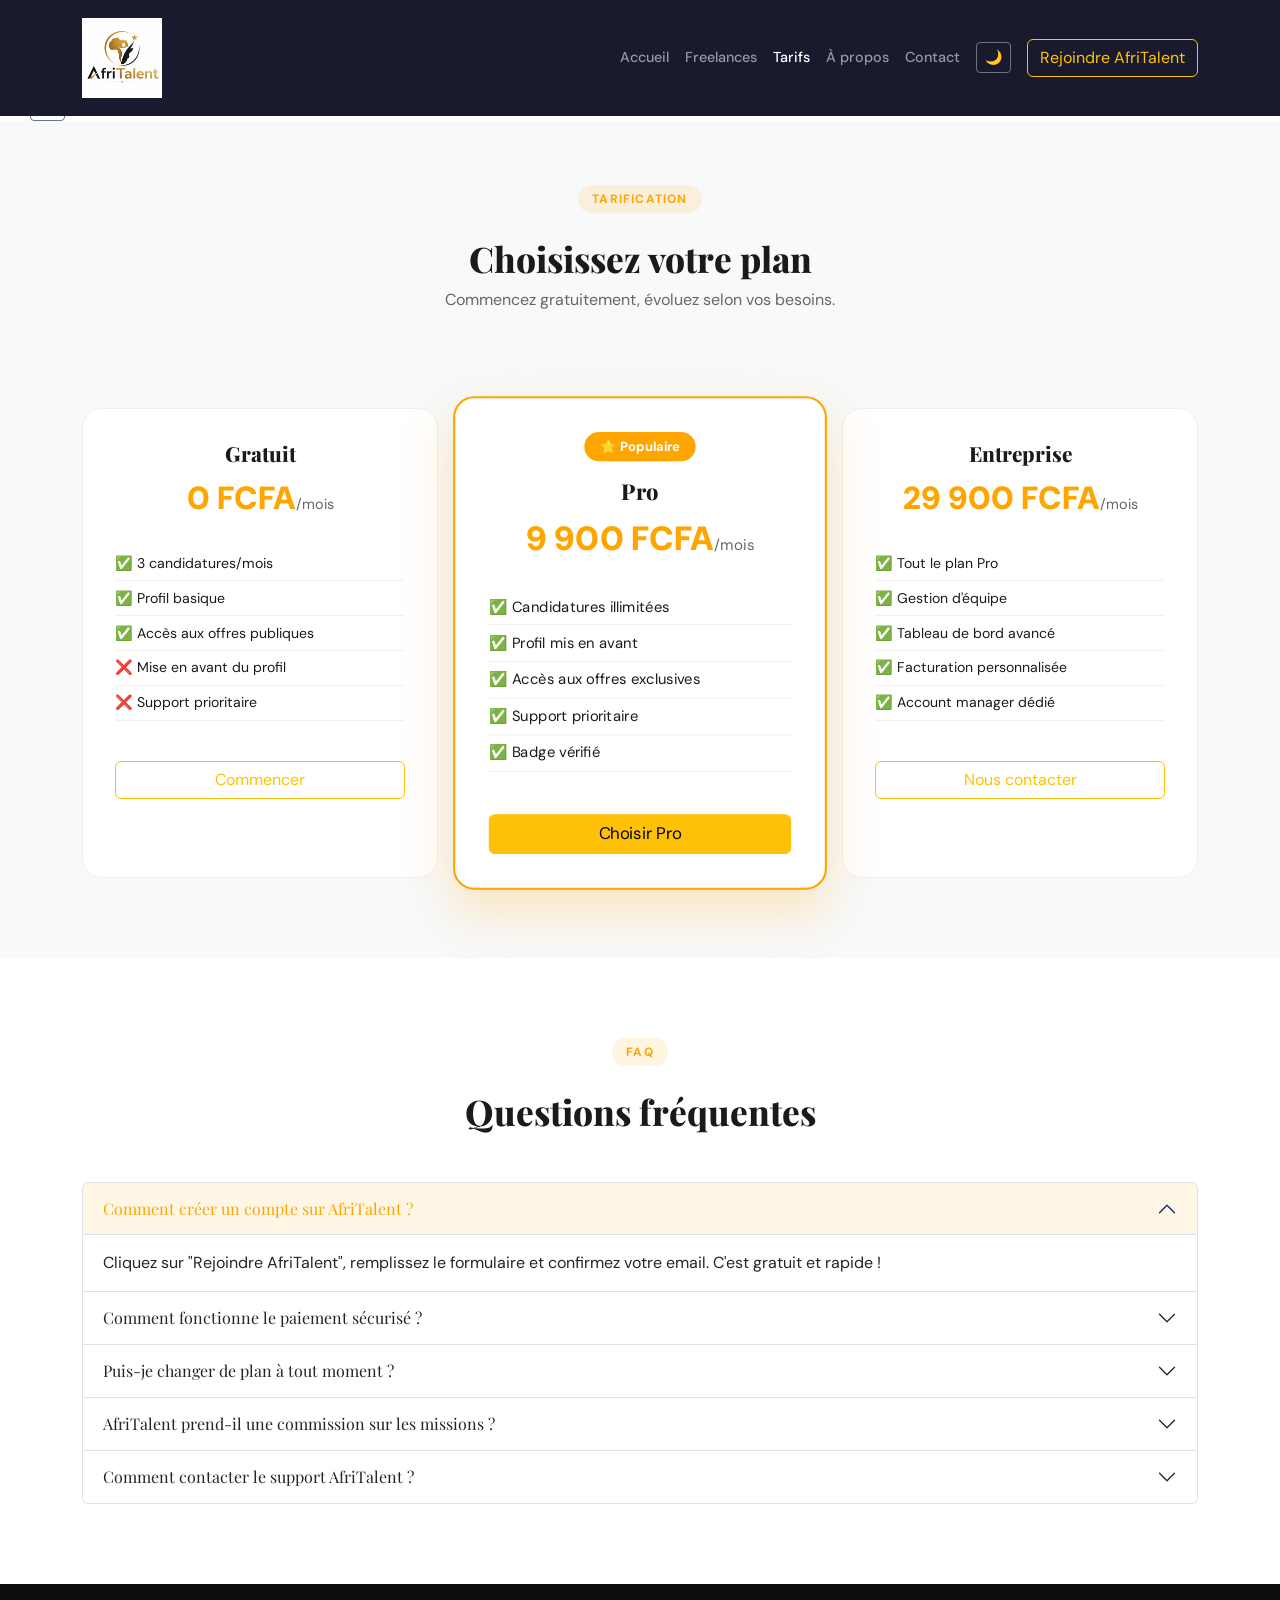
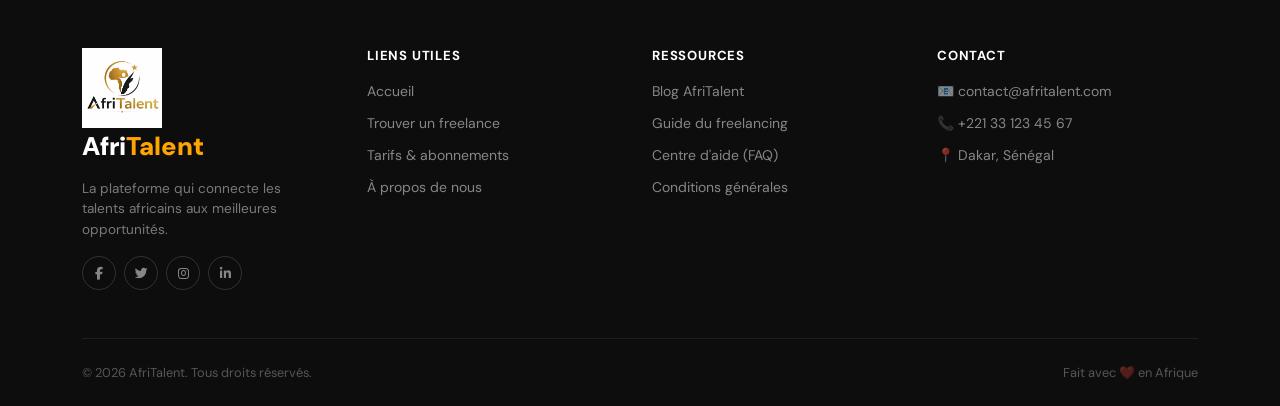
<file: tarifs.html>
<!doctype html>
<html lang="fr">
  <head>
    <meta charset="UTF-8" />
    <meta name="viewport" content="width=device-width, initial-scale=1.0" />
    <title>AfriTalent — Tarifs</title>
    <!-- Bootstrap -->
    <link
      href="https://cdn.jsdelivr.net/npm/bootstrap@5.3.8/dist/css/bootstrap.min.css"
      rel="stylesheet"
    />
    <!-- Font Awesome -->
    <link
      href="https://cdnjs.cloudflare.com/ajax/libs/font-awesome/6.5.0/css/all.min.css"
      rel="stylesheet"
    />
    <!-- Google Fonts -->
    <link rel="preconnect" href="https://fonts.googleapis.com" />
    <link rel="preconnect" href="https://fonts.gstatic.com" crossorigin />
    <link
      href="https://fonts.googleapis.com/css2?family=DM+Sans:ital,opsz,wght@0,9..40,100..1000;1,9..40,100..1000&family=Playfair+Display:ital,wght@0,400..900;1,400..900&display=swap"
      rel="stylesheet"
    />
    <!-- CSS perso -->
    <link rel="stylesheet" href="css/style.css" />
  </head>
  <!-- Bouton retour en haut -->
  <button
    id="btnTop"
    style="
      display: none;
      position: fixed;
      bottom: 30px;
      right: 30px;
      width: 45px;
      height: 45px;
      background: orange;
      color: white;
      border: none;
      border-radius: 50%;
      font-size: 1.2rem;
      cursor: pointer;
      z-index: 999;
      align-items: center;
      justify-content: center;
      box-shadow: 0 4px 15px rgba(255, 165, 0, 0.4);
    "
  >
    ↑
  </button>
  <body>
    <!-- === NAVBAR === -->
    <header>
      <nav
        class="navbar navbar-expand-lg navbar-dark bg-dark sticky-top"
        id="mainNav"
      >
        <div class="container">
          <a class="navbar-brand" href="index.html">
            <img
              src="images/AfriTalent log .jpeg"
              alt="Logo AfriTalent"
              height="50"
            />
          </a>
          <button
            class="navbar-toggler"
            type="button"
            data-bs-toggle="collapse"
            data-bs-target="#navMenu"
            aria-controls="navMenu"
            aria-expanded="false"
            aria-label="Toggle navigation"
          >
            <span class="navbar-toggler-icon"></span>
          </button>
          <div class="collapse navbar-collapse" id="navMenu">
            <ul class="navbar-nav ms-auto align-items-center">
              <li class="nav-item">
                <a class="nav-link" href="index.html">Accueil</a>
              </li>
              <li class="nav-item">
                <a class="nav-link" href="freelances.html">Freelances</a>
              </li>
              <li class="nav-item">
                <a class="nav-link active" href="tarifs.html">Tarifs</a>
              </li>
              <li class="nav-item">
                <a class="nav-link" href="about.html">À propos</a>
              </li>
              <li class="nav-item">
                <a class="nav-link" href="contact.html">Contact</a>
              </li>
              <!-- Bouton dark mode -->
              <li class="nav-item ms-2">
                <button
                  id="darkModeBtn"
                  class="btn btn-outline-secondary btn-sm"
                >
                  🌙
                </button>
              </li>
              <li class="nav-item ms-3">
                <a href="#" class="btn btn-outline-warning"
                  >Rejoindre AfriTalent</a
                >
              </li>
            </ul>
          </div>
        </div>
      </nav>
      <!-- Bouton dark mode -->
      <li class="nav-item ms-2">
        <button id="darkModeBtn" class="btn btn-outline-secondary btn-sm">
          🌙
        </button>
      </li>
    </header>

    <main>
      <!-- === TITRE === -->
      <section id="tarifs-hero">
        <div class="container text-center">
          <span class="section-label">Tarification</span>
          <h2 class="section-title">Choisissez votre plan</h2>
          <p class="section-sub">
            Commencez gratuitement, évoluez selon vos besoins.
          </p>
        </div>
      </section>

      <!-- === PLANS === -->
      <section id="plans">
        <div class="container">
          <div class="row g-4 justify-content-center">
            <!-- Plan Gratuit -->
            <div class="col-12 col-md-4">
              <div class="plan-card">
                <h3 class="plan-nom">Gratuit</h3>
                <div class="plan-prix">0 FCFA<span>/mois</span></div>
                <ul class="plan-features">
                  <li>✅ 3 candidatures/mois</li>
                  <li>✅ Profil basique</li>
                  <li>✅ Accès aux offres publiques</li>
                  <li>❌ Mise en avant du profil</li>
                  <li>❌ Support prioritaire</li>
                </ul>
                <a href="#" class="btn btn-outline-warning w-100 mt-4"
                  >Commencer</a
                >
              </div>
            </div>

            <!-- Plan Pro (mis en avant) -->
            <div class="col-12 col-md-4">
              <div class="plan-card plan-populaire">
                <span class="badge-populaire">⭐ Populaire</span>
                <h3 class="plan-nom">Pro</h3>
                <div class="plan-prix">9 900 FCFA<span>/mois</span></div>
                <ul class="plan-features">
                  <li>✅ Candidatures illimitées</li>
                  <li>✅ Profil mis en avant</li>
                  <li>✅ Accès aux offres exclusives</li>
                  <li>✅ Support prioritaire</li>
                  <li>✅ Badge vérifié</li>
                </ul>
                <a href="#" class="btn btn-warning w-100 mt-4">Choisir Pro</a>
              </div>
            </div>

            <!-- Plan Entreprise -->
            <div class="col-12 col-md-4">
              <div class="plan-card">
                <h3 class="plan-nom">Entreprise</h3>
                <div class="plan-prix">29 900 FCFA<span>/mois</span></div>
                <ul class="plan-features">
                  <li>✅ Tout le plan Pro</li>
                  <li>✅ Gestion d'équipe</li>
                  <li>✅ Tableau de bord avancé</li>
                  <li>✅ Facturation personnalisée</li>
                  <li>✅ Account manager dédié</li>
                </ul>
                <a href="#" class="btn btn-outline-warning w-100 mt-4"
                  >Nous contacter</a
                >
              </div>
            </div>
          </div>
        </div>
      </section>

      <!-- === FAQ === -->
      <section id="faq">
        <div class="container">
          <div class="text-center mb-5">
            <span class="section-label">FAQ</span>
            <h2 class="section-title">Questions fréquentes</h2>
          </div>

          <div class="accordion" id="faqAccordion">
            <div class="accordion-item">
              <h2 class="accordion-header">
                <button
                  class="accordion-button"
                  type="button"
                  data-bs-toggle="collapse"
                  data-bs-target="#faq1"
                >
                  Comment créer un compte sur AfriTalent ?
                </button>
              </h2>
              <div
                id="faq1"
                class="accordion-collapse collapse show"
                data-bs-parent="#faqAccordion"
              >
                <div class="accordion-body">
                  Cliquez sur "Rejoindre AfriTalent", remplissez le formulaire
                  et confirmez votre email. C'est gratuit et rapide !
                </div>
              </div>
            </div>

            <div class="accordion-item">
              <h2 class="accordion-header">
                <button
                  class="accordion-button collapsed"
                  type="button"
                  data-bs-toggle="collapse"
                  data-bs-target="#faq2"
                >
                  Comment fonctionne le paiement sécurisé ?
                </button>
              </h2>
              <div
                id="faq2"
                class="accordion-collapse collapse"
                data-bs-parent="#faqAccordion"
              >
                <div class="accordion-body">
                  Les fonds sont bloqués sur un compte séquestre jusqu'à la
                  validation du travail par le client.
                </div>
              </div>
            </div>

            <div class="accordion-item">
              <h2 class="accordion-header">
                <button
                  class="accordion-button collapsed"
                  type="button"
                  data-bs-toggle="collapse"
                  data-bs-target="#faq3"
                >
                  Puis-je changer de plan à tout moment ?
                </button>
              </h2>
              <div
                id="faq3"
                class="accordion-collapse collapse"
                data-bs-parent="#faqAccordion"
              >
                <div class="accordion-body">
                  Oui, vous pouvez upgrader ou downgrader votre plan à tout
                  moment depuis votre tableau de bord.
                </div>
              </div>
            </div>

            <div class="accordion-item">
              <h2 class="accordion-header">
                <button
                  class="accordion-button collapsed"
                  type="button"
                  data-bs-toggle="collapse"
                  data-bs-target="#faq4"
                >
                  AfriTalent prend-il une commission sur les missions ?
                </button>
              </h2>
              <div
                id="faq4"
                class="accordion-collapse collapse"
                data-bs-parent="#faqAccordion"
              >
                <div class="accordion-body">
                  Une commission de 10% est appliquée sur chaque mission
                  réalisée. Elle couvre la sécurité des paiements et le support.
                </div>
              </div>
            </div>

            <div class="accordion-item">
              <h2 class="accordion-header">
                <button
                  class="accordion-button collapsed"
                  type="button"
                  data-bs-toggle="collapse"
                  data-bs-target="#faq5"
                >
                  Comment contacter le support AfriTalent ?
                </button>
              </h2>
              <div
                id="faq5"
                class="accordion-collapse collapse"
                data-bs-parent="#faqAccordion"
              >
                <div class="accordion-body">
                  Via le formulaire de contact, par email à
                  contact@afritalent.com ou via le chat en direct disponible
                  7j/7.
                </div>
              </div>
            </div>
          </div>
        </div>
      </section>
    </main>

    <!-- === FOOTER === -->
    <footer>
      <div class="container">
        <div class="row g-4">
          <!-- Col 1 -->
          <div class="col-lg-3 col-md-6">
            <a class="navbar-brand" href="index.html">
              <img
                src="images/AfriTalent log .jpeg"
                alt="Logo AfriTalent"
                height="50"
              />
            </a>
            <div class="footer-brand">Afri<span>Talent</span></div>
            <p class="footer-desc">
              La plateforme qui connecte les talents africains aux meilleures
              opportunités.
            </p>
            <div class="mt-3 d-flex gap-2">
              <a
                href="https://www.facebook.com/share/17ggmD27HW/?mibextid=wwXIfr"
                class="social-icon"
                target="_blank"
              >
                <i class="fab fa-facebook-f"></i>
              </a>
              <a
                href="https://x.com/africalens?s=21"
                class="social-icon"
                target="_blank"
              >
                <i class="fab fa-twitter"></i>
              </a>
              <a
                href="https://www.instagram.com/afritalents?igsh=ZDV4eW44YXp2NHZ6"
                class="social-icon"
                target="_blank"
              >
                <i class="fab fa-instagram"></i>
              </a>
              <a
                href="https://www.linkedin.com/company/afritalents-nexus/"
                class="social-icon"
                target="_blank"
              >
                <i class="fab fa-linkedin-in"></i>
              </a>
            </div>
          </div>
          <!-- Col 2 -->
          <div class="col-lg-3 col-md-6">
            <h6 class="footer-title">Liens utiles</h6>
            <ul class="footer-links">
              <li><a href="index.html">Accueil</a></li>
              <li><a href="freelances.html">Trouver un freelance</a></li>
              <li><a href="tarifs.html">Tarifs & abonnements</a></li>
              <li><a href="about.html">À propos de nous</a></li>
            </ul>
          </div>
          <!-- Col 3 -->
          <div class="col-lg-3 col-md-6">
            <h6 class="footer-title">Ressources</h6>
            <ul class="footer-links">
              <li><a href="#">Blog AfriTalent</a></li>
              <li><a href="#">Guide du freelancing</a></li>
              <li><a href="#">Centre d'aide (FAQ)</a></li>
              <li><a href="#">Conditions générales</a></li>
            </ul>
          </div>
          <!-- Col 4 -->
          <div class="col-lg-3 col-md-6">
            <h6 class="footer-title">Contact</h6>
            <ul class="footer-links">
              <li><a href="#">📧 contact@afritalent.com</a></li>
              <li><a href="#">📞 +221 33 123 45 67</a></li>
              <li><a href="#">📍 Dakar, Sénégal</a></li>
            </ul>
          </div>
        </div>
        <div class="footer-bottom">
          <span
            >© <span id="year"></span> AfriTalent. Tous droits réservés.</span
          >
          <span>Fait avec ❤️ en Afrique</span>
        </div>
      </div>
    </footer>

    <!-- Bootstrap JS -->
    <script src="https://cdn.jsdelivr.net/npm/bootstrap@5.3.8/dist/js/bootstrap.bundle.min.js"></script>
    <script src="js/main.js"></script>
  </body>
</html>
</file>
<file: css/style.css>
/* ============================================
   AFRITALENT — style.css
   Auteur : SARR Ibrahima
   Date : 2026
============================================ */

/* ── VARIABLES CSS (minimum 6) ── */
:root {
    --couleur-primaire: #FFA500;
    --couleur-sombre: #0D0D0D;
    --couleur-fond: #F8F9FA;
    --couleur-texte: #1A1A1A;
    --couleur-muted: #666666;
    --couleur-blanc: #FFFFFF;
    --border-radius: 20px;
    --transition: all 0.3s ease;
}

/* ── BASE ── */
* {
    margin: 0;
    padding: 0;
    box-sizing: border-box;
}

body {
    font-family: 'DM Sans', sans-serif;
    color: var(--couleur-texte);
    background: var(--couleur-blanc);
}

h1, h2, h3 {
    font-family: 'Playfair Display', serif;
}

/* ── NAVBAR ── */
.navbar-brand img {
    width: 80px;
    height: auto;
}

.nav-link {
    font-size: 0.9rem;
    font-weight: 500;
    transition: color 0.2s;
}

.nav-link:hover {
    color: var(--couleur-primaire) !important;
}

.navbar{
    position: fixed;
    top: 0;
    left: 0;
    width: 100%;
    z-index: 1000;
    background: #1a1a2e !important;
    backdrop-filter: blur(10px);
    padding: 15px 40px;
}

body{
    padding-top: 90px;
}
/* ── HERO ── */
#hero {
    background-image: url('../images/afritalent\ image.jpeg');
    background-size: cover;
    background-position: center right;
    background-repeat: no-repeat;
    min-height: 90vh;
    display: flex;
    align-items: center;
    padding: 4rem 0;
    position: relative;
}

#hero::before{
    content: '';
    position: absolute;
    inset: 0;
    background: rgba(0, 0, 0, 0.55);
    z-index: 0;
}

#hero .container{
    position: relative;
    z-index: 1;
}

#hero h1 {
    font-family: 'Playfair Display', serif;
    font-size: clamp(2rem, 5vw, 3.2rem);
    font-weight: 800;
    line-height: 1.15;
    margin-bottom: 1rem;
    color: #ffffff;
}

#hero h1 span {
    color: var(--couleur-primaire);
}

#hero h2 {
    font-size: 1.1rem;
    font-weight: 300;
    color: rgba(255, 255, 255, 0.75);
    line-height: 1.7;
    margin-bottom: 2rem;
}

.hero-label {
    background: rgba(255, 165, 0, 0.15);
    color: var(--couleur-primaire);
    border: 1px solid rgba(255, 165, 0, 0.3);
    border-radius: 50px;
    font-size: 0.8rem;
    font-weight: 600;
    letter-spacing: 0.08em;
    text-transform: uppercase;
    padding: 0.4rem 1rem;
    display: inline-block;
    margin-bottom: 1.2rem;
}

/* Image asymétrique Hero */
.hero-img-asym {
    border-radius: 30% 70% 70% 30% / 30% 30% 70% 70%;
    box-shadow: 0 20px 60px rgba(255, 165, 0, 0.3);
    width: 100%;
    max-height: 500px;
    object-fit: cover;
    animation: float 4s ease-in-out infinite;
}

@keyframes float {
    0%, 100% { transform: translateY(0px); }
    50%       { transform: translateY(-15px); }
}

/* ── SECTION LABELS ── */
.section-label {
    background: rgba(255, 165, 0, 0.12);
    color: var(--couleur-primaire);
    border-radius: 50px;
    font-size: 0.75rem;
    font-weight: 700;
    letter-spacing: 0.1em;
    text-transform: uppercase;
    padding: 0.3rem 0.9rem;
    display: inline-block;
    margin-bottom: 0.8rem;
}

.section-title {
    font-family: 'Playfair Display', serif;
    font-size: 2.2rem;
    font-weight: 800;
    margin-top: 0.8rem;
    margin-bottom: 0.5rem;
}

.section-sub {
    color: var(--couleur-muted);
    font-size: 1rem;
}

/* ── STATISTIQUES ── */
#statistiques {
    background: var(--couleur-blanc);
    padding: 3rem 0;
    border-bottom: 1px solid #eee;
}

.stat-number {
    font-family: 'Playfair Display', serif;
    font-size: 2.2rem;
    font-weight: 800;
    color: var(--couleur-primaire);
}

.stat-label {
    color: var(--couleur-muted);
    font-size: 0.85rem;
}

/* ── BENTO GRID ── */
#how {
    padding: 5rem 0;
    background: var(--couleur-fond);
}

#chiffres {
    padding: 5rem 0;
    background: var(--couleur-fond);
}

.bento-grid {
    display: grid;
    grid-template-columns: repeat(3, 1fr);
    gap: 1.2rem;
}

.bento-card {
    border-radius: 20px;
    padding: 2rem;
    transition: var(--transition);
}

.bento-card:hover {
    transform: translateY(-4px);
    box-shadow: 0 16px 40px rgba(0, 0, 0, 0.1);
}

.bento-card.large {
    grid-column: span 2;
}

.bento-card.accent {
    background: var(--couleur-primaire);
    color: white;
}

.bento-card.dark {
    background: #1a1a2e;
    color: white;
}

.bento-card.light {
    background: var(--couleur-blanc);
    border: 1.5px solid #eee;
}

.bento-step {
    font-size: 0.75rem;
    font-weight: 700;
    letter-spacing: 0.1em;
    text-transform: uppercase;
    margin-bottom: 0.8rem;
}

.bento-card.accent .bento-step { color: white; }
.bento-card.dark .bento-step   { color: var(--couleur-primaire); }
.bento-card.light .bento-step  { color: var(--couleur-primaire); }

.bento-icon {
    font-size: 1.8rem;
    margin-bottom: 0.8rem;
}

.bento-title {
    font-size: 1.1rem;
    font-weight: 700;
    margin-bottom: 0.5rem;
}

.bento-desc {
    font-size: 0.875rem;
    line-height: 1.65;
    opacity: 0.85;
}

.bento-card.light .bento-desc {
    color: var(--couleur-muted);
    opacity: 1;
}

/* ── CATEGORIES ── */
#services {
    padding: 5rem 0;
    background: var(--couleur-blanc);
}

.cat-card {
    background: var(--couleur-fond);
    border: 1.5px solid #eee;
    border-radius: 16px;
    padding: 1.5rem 1rem;
    text-align: center;
    cursor: pointer;
    transition: var(--transition);
}

.cat-card:hover {
    border-color: var(--couleur-primaire);
    transform: translateY(-6px);
    box-shadow: 0 15px 40px rgba(255, 165, 0, 0.2);
}

.cat-icon {
    font-size: 2rem;
    margin-bottom: 0.8rem;
}

.cat-title {
    font-weight: 700;
    font-size: 0.88rem;
    margin-bottom: 0.3rem;
}

.cat-count {
    font-size: 0.75rem;
    color: var(--couleur-muted);
}

/* ── TEMOIGNAGES ── */
#temoignages {
    padding: 5rem 0;
    background: var(--couleur-fond);
}

.testi-card {
    background: var(--couleur-blanc);
    border: 1px solid #eee;
    border-radius: 16px;
    padding: 1.8rem;
    height: 100%;
}

.testi-stars {
    color: var(--couleur-primaire);
    margin-bottom: 0.8rem;
}

.testi-quote {
    font-style: italic;
    color: #444;
    font-size: 0.9rem;
    line-height: 1.7;
}

.testi-avatar {
    width: 42px;
    height: 42px;
    border-radius: 50%;
    display: flex;
    align-items: center;
    justify-content: center;
    color: white;
    font-weight: 700;
    font-size: 0.9rem;
    flex-shrink: 0;
}

.testi-name {
    font-weight: 700;
    font-size: 0.88rem;
}

.testi-role {
    font-size: 0.75rem;
    color: var(--couleur-muted);
}

.carousel-indicators button {
    width: 8px !important;
    height: 8px !important;
    border-radius: 50% !important;
    background-color: #ccc !important;
}

.carousel-indicators .active {
    background-color: var(--couleur-primaire) !important;
}

/* ── CTA ── */
#cta {
    background: linear-gradient(135deg, #1A0E00 0%, #3D2800 50%, #5C3A00 100%);
    padding: 6rem 0;
    text-align: center;
}

#cta h2 {
    font-size: clamp(1.8rem, 4vw, 3rem);
    font-weight: 800;
    color: white;
    margin: 1rem 0 0.5rem;
}

#cta h2 span {
    color: var(--couleur-primaire);
}

#cta p {
    color: rgba(255, 255, 255, 0.6);
    margin-bottom: 2rem;
}

.btn-cta {
    background: var(--couleur-primaire);
    color: white;
    border: none;
    border-radius: 50px;
    padding: 1rem 2.8rem;
    font-weight: 700;
    font-size: 1rem;
    transition: var(--transition);
    text-decoration: none;
    display: inline-block;
}

.btn-cta:hover {
    background: #e69500;
    transform: translateY(-2px);
    color: white;
}

/* ── FOOTER ── */
footer {
    background: var(--couleur-sombre);
    color: rgba(255, 255, 255, 0.6);
    padding: 4rem 0 1.5rem;
}

.footer-brand {
    font-size: 1.6rem;
    font-weight: 900;
    color: white;
}

.footer-brand span {
    color: var(--couleur-primaire);
}

.footer-desc {
    font-size: 0.85rem;
    color: rgba(255, 255, 255, 0.45);
    margin-top: 0.8rem;
    max-width: 220px;
}

.footer-title {
    color: white;
    font-size: 0.82rem;
    font-weight: 700;
    letter-spacing: 0.06em;
    text-transform: uppercase;
    margin-bottom: 1rem;
}

.footer-links {
    list-style: none;
    padding: 0;
}

.footer-links li {
    margin-bottom: 0.5rem;
}

.footer-links a {
    color: rgba(255, 255, 255, 0.5);
    text-decoration: none;
    font-size: 0.875rem;
    transition: color 0.2s;
}

.footer-links a:hover {
    color: var(--couleur-primaire);
}

.social-icon {
    width: 34px;
    height: 34px;
    border: 1px solid rgba(255, 255, 255, 0.15);
    border-radius: 50%;
    display: flex;
    align-items: center;
    justify-content: center;
    color: rgba(255, 255, 255, 0.5);
    text-decoration: none;
    font-size: 0.8rem;
    transition: var(--transition);
}

.social-icon:hover {
    border-color: var(--couleur-primaire);
    color: var(--couleur-primaire);
}

.footer-bottom {
    border-top: 1px solid rgba(255, 255, 255, 0.07);
    padding-top: 1.5rem;
    margin-top: 3rem;
    font-size: 0.8rem;
    color: rgba(255, 255, 255, 0.3);
    display: flex;
    justify-content: space-between;
    flex-wrap: wrap;
    gap: 0.5rem;
}

/* ── PAGE TARIFS ── */
#tarifs-hero {
    padding: 4rem 0 2rem;
    background: var(--couleur-fond);
    text-align: center;
}

#plans {
    padding: 3rem 0 5rem;
    background: var(--couleur-fond);
}

.plan-card {
    background: var(--couleur-blanc);
    border: 1.5px solid #eee;
    border-radius: var(--border-radius);
    padding: 2rem;
    text-align: center;
    height: 100%;
    transition: var(--transition);
}

.plan-card:hover {
    transform: translateY(-6px);
    box-shadow: 0 15px 40px rgba(0, 0, 0, 0.1);
}

.plan-populaire {
    border: 2.5px solid var(--couleur-primaire);
    transform: scale(1.05);
    box-shadow: 0 20px 50px rgba(255, 165, 0, 0.25);
}

.badge-populaire {
    background: var(--couleur-primaire);
    color: white;
    border-radius: 50px;
    font-size: 0.78rem;
    font-weight: 700;
    padding: 0.3rem 0.9rem;
    display: inline-block;
    margin-bottom: 1rem;
}

.plan-nom {
    font-size: 1.3rem;
    font-weight: 800;
    margin-bottom: 0.5rem;
}

.plan-prix {
    font-size: 2rem;
    font-weight: 900;
    color: var(--couleur-primaire);
    margin-bottom: 1.5rem;
}

.plan-prix span {
    font-size: 0.9rem;
    color: var(--couleur-muted);
    font-weight: 400;
}

.plan-features {
    list-style: none;
    padding: 0;
    text-align: left;
    margin-bottom: 1rem;
}

.plan-features li {
    padding: 0.4rem 0;
    font-size: 0.88rem;
    border-bottom: 1px solid #f0f0f0;
}

#faq {
    padding: 5rem 0;
    background: var(--couleur-blanc);
}

.accordion-button:not(.collapsed) {
    background: rgba(255, 165, 0, 0.1);
    color: var(--couleur-primaire);
}

.accordion-button:focus {
    box-shadow: 0 0 0 0.2rem rgba(255, 165, 0, 0.25);
}

/* ── PAGE FREELANCES ── */
#filtres {
    padding: 4rem 0 2rem;
    background: var(--couleur-fond);
}

.btn-filtre {
    background: var(--couleur-blanc);
    border: 1.5px solid #eee;
    border-radius: 50px;
    padding: 0.5rem 1.2rem;
    font-size: 0.85rem;
    font-weight: 600;
    cursor: pointer;
    transition: var(--transition);
    color: var(--couleur-texte);
}

.btn-filtre:hover,
.btn-filtre.actif {
    background: var(--couleur-primaire);
    border-color: var(--couleur-primaire);
    color: white;
}

#catalogue {
    padding: 3rem 0 5rem;
    background: var(--couleur-fond);
}

.freelance-card {
    background: var(--couleur-blanc);
    border: 1.5px solid #eee;
    border-radius: var(--border-radius);
    padding: 2rem;
    text-align: center;
    transition: var(--transition);
    height: 100%;
    overflow: hidden;
}

.freelance-card img {
    width: 100%;
    height: 200px;
    object-fit: cover;
    object-position: top;
    border-radius: 12px 12px 0 0;
    margin: -2rem -2rem 1rem -2rem;
    display: block;
    width: calc(100% + 4rem);
}

.freelance-card:hover {
    border-color: var(--couleur-primaire);
    transform: translateY(-6px);
    box-shadow: 0 15px 40px rgba(255, 165, 0, 0.2);
}

.freelance-avatar {
    width: 70px;
    height: 70px;
    border-radius: 50%;
    background: linear-gradient(135deg, orange, #8B4A00);
    display: flex;
    align-items: center;
    justify-content: center;
    color: white;
    font-weight: 700;
    font-size: 1.2rem;
    margin: 0 auto 1rem;
}

.freelance-nom {
    font-weight: 700;
    font-size: 1rem;
    margin-bottom: 0.3rem;
}

.freelance-specialite {
    color: var(--couleur-primaire);
    font-size: 0.82rem;
    font-weight: 600;
    margin-bottom: 0.8rem;
}

.freelance-bio {
    font-size: 0.85rem;
    color: var(--couleur-muted);
    line-height: 1.6;
    margin-bottom: 1rem;
}

.freelance-info {
    display: flex;
    justify-content: space-between;
    align-items: center;
    font-size: 0.82rem;
}

.freelance-tarif {
    color: #444;
    font-weight: 600;
}

.freelance-note {
    color: var(--couleur-primaire);
}

/* ── PAGE ABOUT ── */
#histoire {
    padding: 5rem 0;
    background: var(--couleur-blanc);
}

#equipe {
    padding: 5rem 0;
    background: var(--couleur-fond);
}

.membre-card {
    background: var(--couleur-blanc);
    border: 1.5px solid #eee;
    border-radius: var(--border-radius);
    padding: 2rem;
    text-align: center;
    transition: var(--transition);
}

.membre-card:hover {
    border-color: var(--couleur-primaire);
    transform: translateY(-4px);
    box-shadow: 0 15px 40px rgba(255, 165, 0, 0.15);
}

.membre-avatar {
    width: 80px;
    height: 80px;
    border-radius: 50%;
    background: linear-gradient(135deg, orange, #8B4A00);
    display: flex;
    align-items: center;
    justify-content: center;
    color: white;
    font-weight: 700;
    font-size: 1.4rem;
    margin: 0 auto 1rem;
}

.membre-nom {
    font-weight: 700;
    font-size: 1rem;
    margin-bottom: 0.3rem;
}

.membre-poste {
    color: var(--couleur-primaire);
    font-size: 0.85rem;
    font-weight: 600;
    margin-bottom: 1rem;
}

.membre-socials a {
    width: 34px;
    height: 34px;
    border: 1px solid #eee;
    border-radius: 50%;
    display: inline-flex;
    align-items: center;
    justify-content: center;
    color: var(--couleur-muted);
    font-size: 0.8rem;
    text-decoration: none;
    margin: 0 0.2rem;
    transition: var(--transition);
}

.membre-socials a:hover {
    border-color: var(--couleur-primaire);
    color: var(--couleur-primaire);
}

#valeurs {
    padding: 5rem 0;
    background: var(--couleur-blanc);
}

.valeur-card {
    background: var(--couleur-fond);
    border: 1.5px solid #eee;
    border-radius: var(--border-radius);
    padding: 2rem;
    text-align: center;
    transition: var(--transition);
}

.valeur-card:hover {
    border-color: var(--couleur-primaire);
    transform: translateY(-4px);
}

.valeur-icon {
    font-size: 2.5rem;
    margin-bottom: 1rem;
}

.valeur-titre {
    font-weight: 700;
    margin-bottom: 0.5rem;
}

.valeur-desc {
    font-size: 0.875rem;
    color: var(--couleur-muted);
    line-height: 1.6;
}

/* ── PAGE CONTACT ── */
#contact-hero {
    padding: 4rem 0 2rem;
    background: var(--couleur-fond);
    text-align: center;
}

#contact-form {
    padding: 3rem 0 5rem;
    background: var(--couleur-blanc);
}

.msg-erreur {
    color: red;
    font-size: 0.8rem;
    margin-top: 0.3rem;
    min-height: 1rem;
}

#msg-succes {
    background: rgba(0, 180, 0, 0.1);
    border: 1px solid green;
    color: green;
    border-radius: 10px;
    padding: 1rem;
    margin-top: 1rem;
    text-align: center;
    font-weight: 600;
}

.contact-infos {
    background: var(--couleur-fond);
    border-radius: var(--border-radius);
    padding: 2rem;
    border: 1.5px solid #eee;
}

.contact-infos h5 {
    font-weight: 700;
    margin-bottom: 1.2rem;
}

.contact-infos p {
    font-size: 0.9rem;
    color: var(--couleur-muted);
    margin-bottom: 0.8rem;
}

/* ── RESPONSIVE ── */
@media (max-width: 1200px) {
    .bento-grid {
        grid-template-columns: repeat(2, 1fr);
    }
    .bento-card.large {
        grid-column: span 2;
    }
}

@media (max-width: 768px) {
    .bento-grid {
        grid-template-columns: 1fr;
    }
    .bento-card.large {
        grid-column: span 1;
    }
    #hero {
        min-height: 70vh;
        padding: 3rem 0;
    }
    .plan-populaire {
        transform: scale(1);
    }
    .footer-bottom {
        flex-direction: column;
        text-align: center;
    }
}

@media (max-width: 375px) {
    #hero h1 {
        font-size: 1.8rem;
    }
    .stat-number {
        font-size: 1.6rem;
    }
    .section-title {
        font-size: 1.6rem;
    }
    .plan-prix {
        font-size: 1.5rem;
    }
}

/* ── DARK MODE ── */
body.dark-mode {
    background: #121212;
    color: #f0f0f0;
}

body.dark-mode .navbar {
    background: #1a1a1a !important;
}

body.dark-mode .testi-card,
body.dark-mode .freelance-card,
body.dark-mode .plan-card,
body.dark-mode .cat-card,
body.dark-mode .valeur-card,
body.dark-mode .membre-card,
body.dark-mode .bento-card.light,
body.dark-mode .contact-infos {
    background: #1e1e1e;
    border-color: #333;
    color: #f0f0f0;
}

body.dark-mode #statistiques,
body.dark-mode #services,
body.dark-mode #histoire,
body.dark-mode #valeurs,
body.dark-mode #contact-form,
body.dark-mode #faq,
body.dark-mode #tarifs-hero {
    background: #121212;
}

body.dark-mode #temoignages,
body.dark-mode #how,
body.dark-mode #filtres,
body.dark-mode #catalogue,
body.dark-mode #equipe,
body.dark-mode #chiffres,
body.dark-mode #plans,
body.dark-mode #contact-hero {
    background: #1a1a1a;
}

body.dark-mode .testi-quote,
body.dark-mode .freelance-bio,
body.dark-mode .bento-desc,
body.dark-mode .valeur-desc,
body.dark-mode .contact-infos p {
    color: #aaa;
}

body.dark-mode .accordion-item {
    background: #1e1e1e;
    border-color: #333;
}

body.dark-mode .accordion-button {
    background: #1e1e1e;
    color: #f0f0f0;
}

body.dark-mode .accordion-body {
    background: #1e1e1e;
    color: #aaa;
}
</file>
